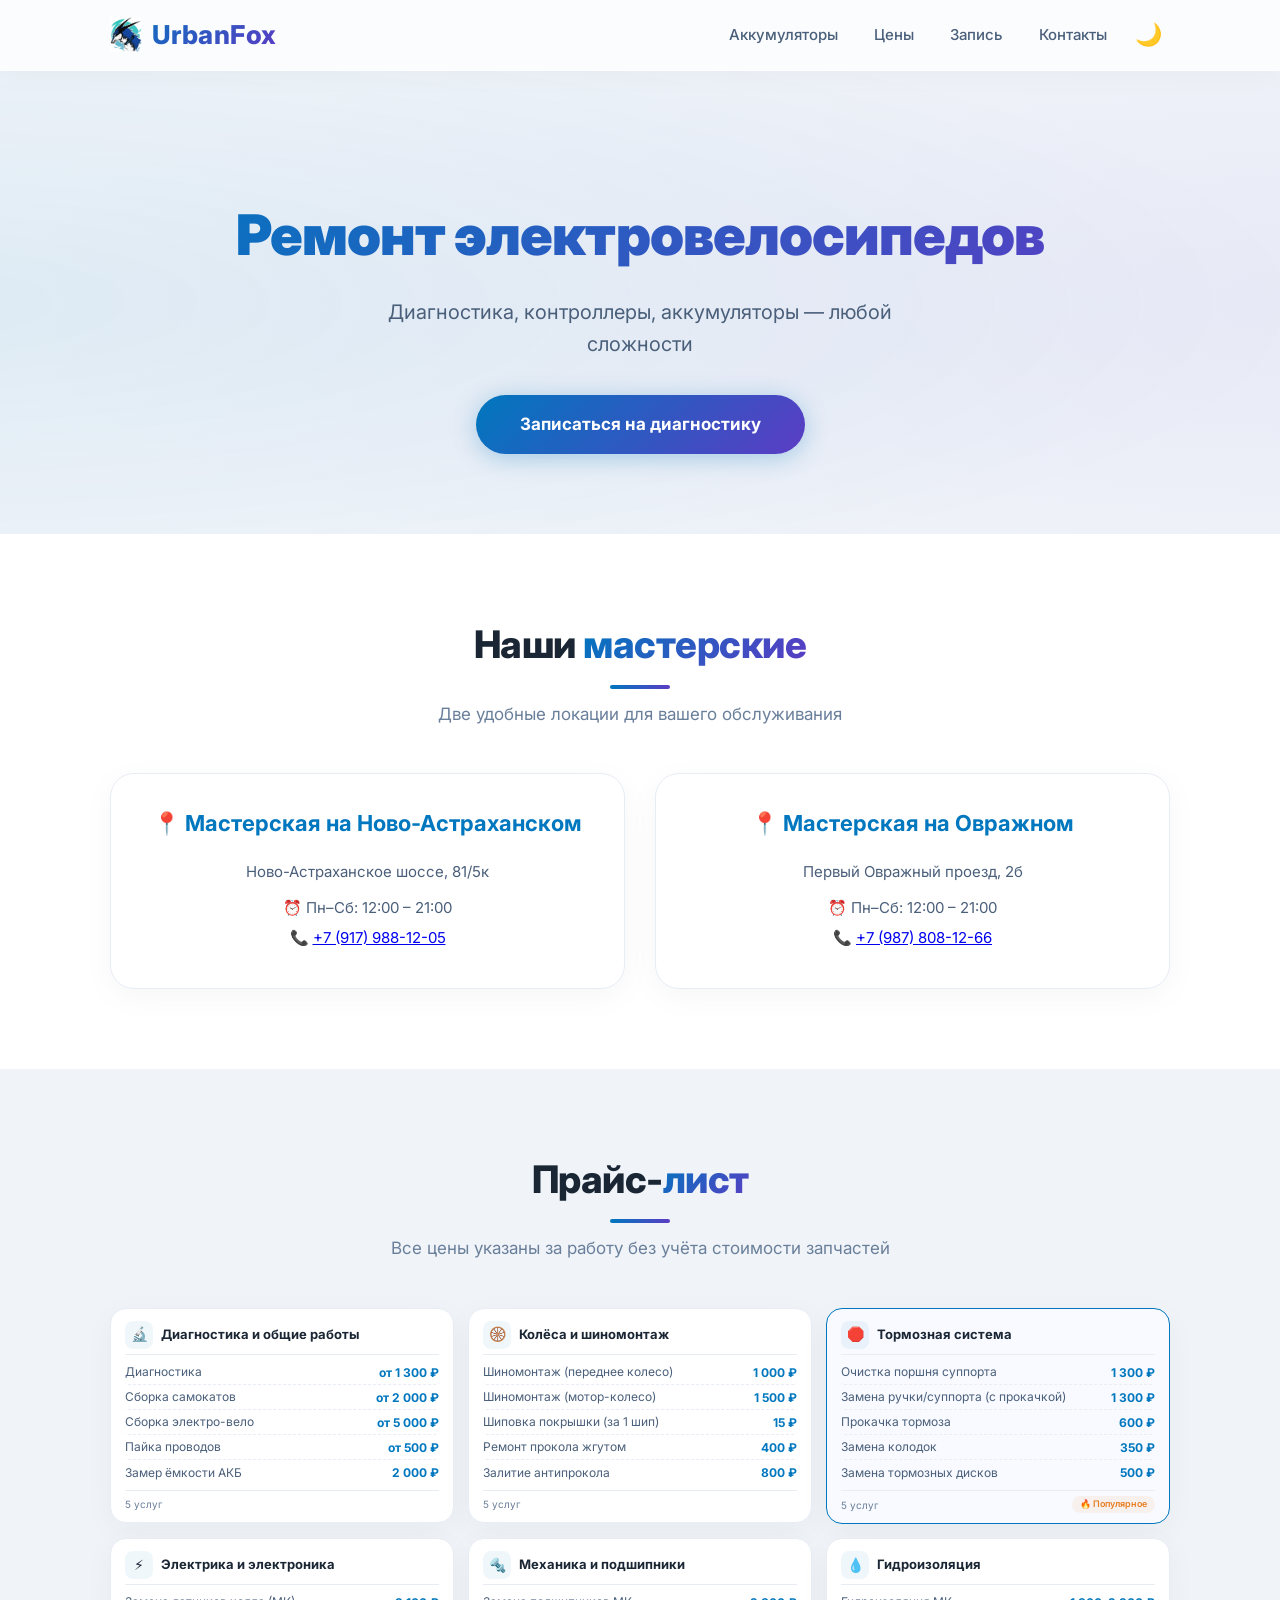
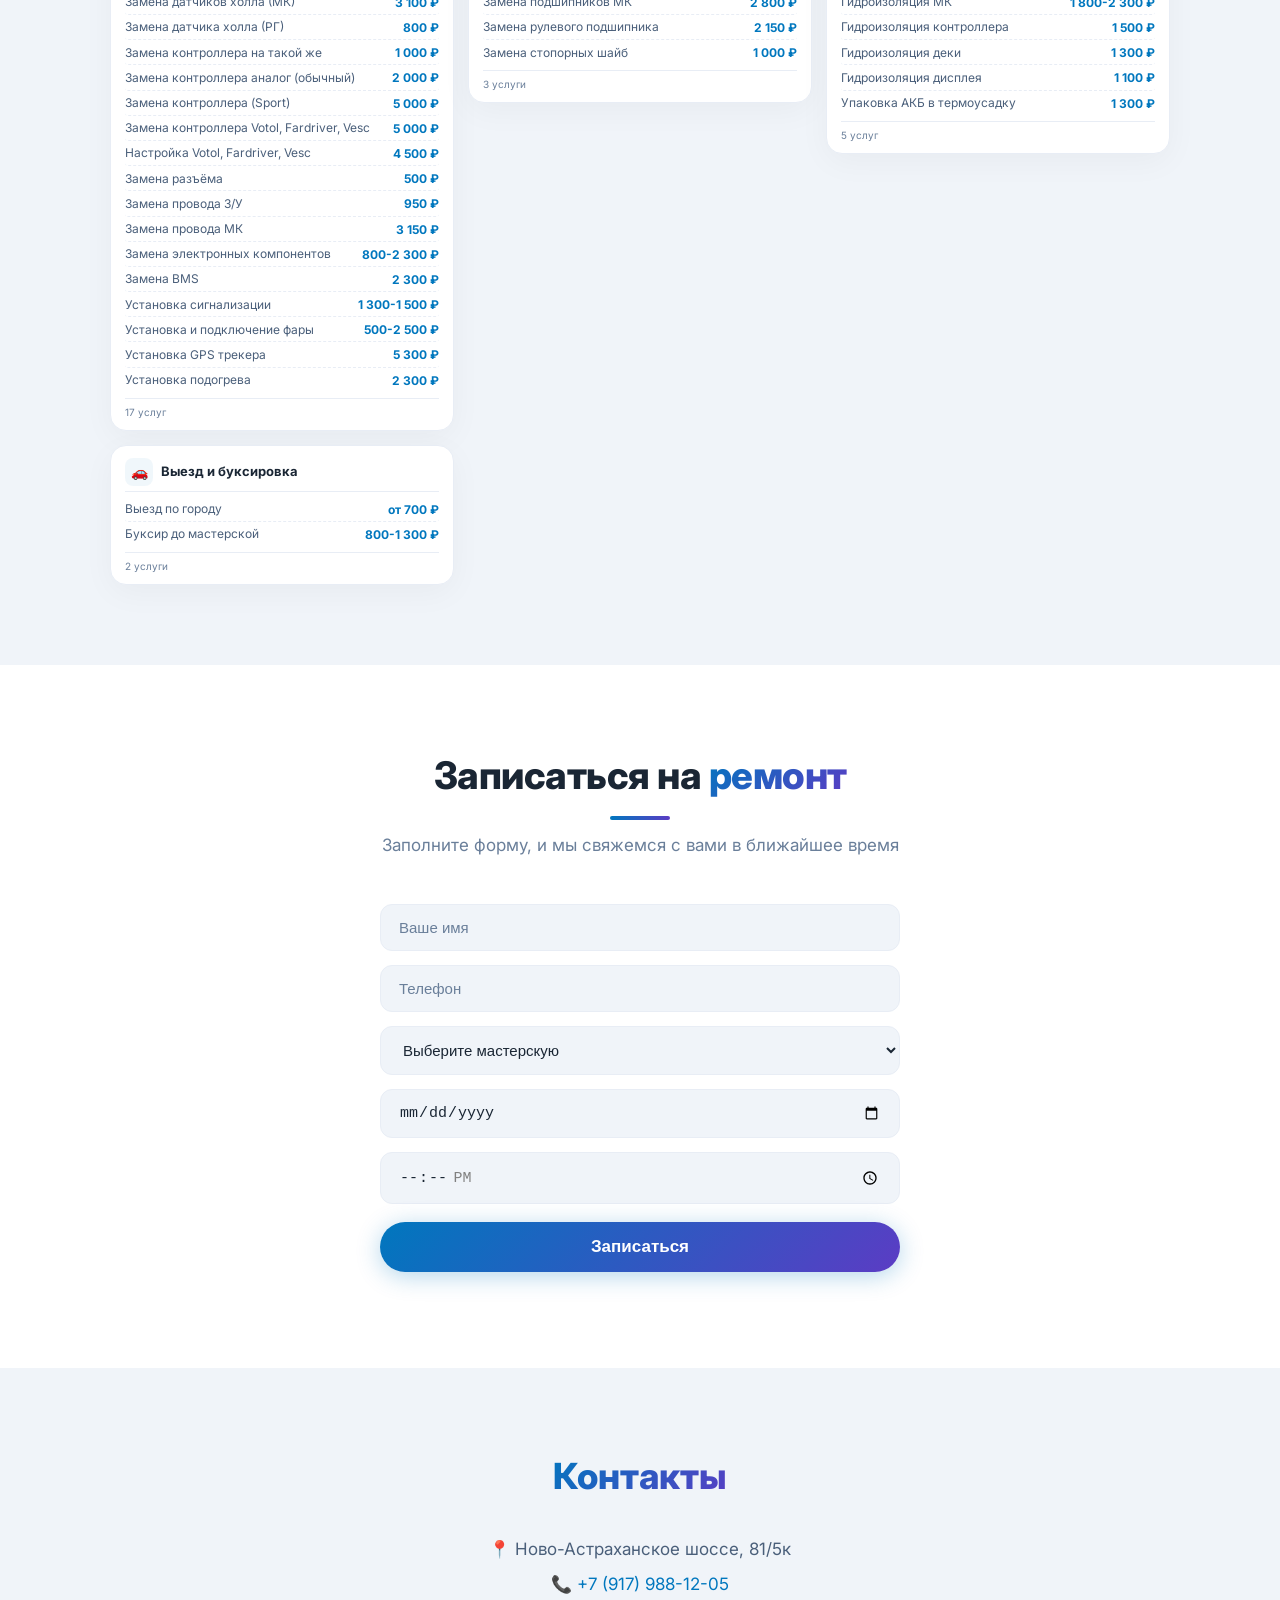
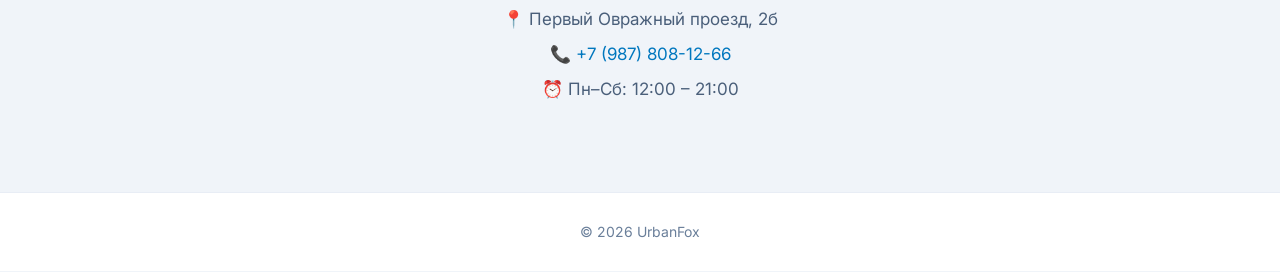
<file: index.html>
<!DOCTYPE html>
<html lang="ru">
<head>
    <meta charset="UTF-8" />
    <meta name="viewport" content="width=device-width, initial-scale=1.0" />
    <title>UrbanFox — Мастерская электровелосипедов</title>
    <link rel="icon" href="favicon.png" type="image/png" />
    <link rel="stylesheet" href="style.css" />
</head>
<body>

    <!-- ШАПКА -->
    <header>
        <div class="container">
            <a href="index.html" class="logo-link" id="mainLogo">
                <div class="logo">
                    <img src="logo.png" alt="UrbanFox" class="logo-img" />
                    UrbanFox
                </div>
            </a>
            <nav>
                <a href="batteries.html">Аккумуляторы</a>
                <a href="#prices">Цены</a>
                <a href="#booking">Запись</a>
                <a href="#contacts">Контакты</a>
            </nav>
        </div>
    </header>

    <!-- ГЛАВНЫЙ ЭКРАН -->
    <section class="hero">
        <div class="container">
            <h1>Ремонт электровелосипедов</h1>
            <p>Диагностика, контроллеры, аккумуляторы — любой сложности</p>
            <a href="#booking" class="btn">Записаться на диагностику</a>
        </div>
    </section>

    <!-- АДРЕСА МАСТЕРСКИХ -->
    <section id="addresses" class="addresses">
        <div class="container">
            <h2 class="section-title">Наши <span>мастерские</span></h2>
            <p class="section-subtitle">Две удобные локации для вашего обслуживания</p>
            <div class="address-grid">
                <div class="address-card">
                    <h3>📍 Мастерская на Ново-Астраханском</h3>
                    <a href="https://yandex.ru/maps/?text=Саратов, Ново-Астраханское шоссе, 81/5к" target="_blank" class="address-link">
                        <p>Ново-Астраханское шоссе, 81/5к</p>
                    </a>
                    <p>⏰ Пн–Сб: 12:00 – 21:00</p>
                    <p>📞 <a href="tel:+79179881205">+7 (917) 988-12-05</a></p>
                </div>
                <div class="address-card">
                    <h3>📍 Мастерская на Овражном</h3>
                    <a href="https://yandex.ru/maps/?text=Саратов, Первый Овражный проезд, 2б" target="_blank" class="address-link">
                        <p>Первый Овражный проезд, 2б</p>
                    </a>
                    <p>⏰ Пн–Сб: 12:00 – 21:00</p>
                    <p>📞 <a href="tel:+79878081266">+7 (987) 808-12-66</a></p>
                </div>
            </div>
        </div>
    </section>

    <!-- ПРАЙС-ЛИСТ -->
    <section id="prices" class="prices">
        <div class="container">
            <div class="price-header">
                <h2 class="section-title">Прайс-<span>лист</span></h2>
                <p class="section-subtitle">Все цены указаны за работу без учёта стоимости запчастей</p>
            </div>

            <div class="price-grid">
                <!-- 1. Диагностика -->
                <div class="price-card">
                    <div class="price-card-header">
                        <div class="price-icon-wrapper">
                            <span class="price-icon">🔬</span>
                        </div>
                        <h3>Диагностика и общие работы</h3>
                    </div>
                    <div class="price-items">
                        <div class="price-item">
                            <span class="service-name">Диагностика</span>
                            <span class="service-price">от 1 300 ₽</span>
                        </div>
                        <div class="price-item">
                            <span class="service-name">Сборка самокатов</span>
                            <span class="service-price">от 2 000 ₽</span>
                        </div>
                        <div class="price-item">
                            <span class="service-name">Сборка электро-вело</span>
                            <span class="service-price">от 5 000 ₽</span>
                        </div>
                        <div class="price-item">
                            <span class="service-name">Пайка проводов</span>
                            <span class="service-price">от 500 ₽</span>
                        </div>
                        <div class="price-item">
                            <span class="service-name">Замер ёмкости АКБ</span>
                            <span class="service-price">2 000 ₽</span>
                        </div>
                    </div>
                    <div class="price-card-footer">
                        <span class="price-tag">5 услуг</span>
                    </div>
                </div>

                <!-- 2. Колёса -->
                <div class="price-card">
                    <div class="price-card-header">
                        <div class="price-icon-wrapper">
                            <span class="price-icon">🛞</span>
                        </div>
                        <h3>Колёса и шиномонтаж</h3>
                    </div>
                    <div class="price-items">
                        <div class="price-item">
                            <span class="service-name">Шиномонтаж (переднее колесо)</span>
                            <span class="service-price">1 000 ₽</span>
                        </div>
                        <div class="price-item">
                            <span class="service-name">Шиномонтаж (мотор-колесо)</span>
                            <span class="service-price">1 500 ₽</span>
                        </div>
                        <div class="price-item">
                            <span class="service-name">Шиповка покрышки (за 1 шип)</span>
                            <span class="service-price">15 ₽</span>
                        </div>
                        <div class="price-item">
                            <span class="service-name">Ремонт прокола жгутом</span>
                            <span class="service-price">400 ₽</span>
                        </div>
                        <div class="price-item">
                            <span class="service-name">Залитие антипрокола</span>
                            <span class="service-price">800 ₽</span>
                        </div>
                    </div>
                    <div class="price-card-footer">
                        <span class="price-tag">5 услуг</span>
                    </div>
                </div>

                <!-- 3. Тормоза -->
                <div class="price-card highlight">
                    <div class="price-card-header">
                        <div class="price-icon-wrapper">
                            <span class="price-icon">🛑</span>
                        </div>
                        <h3>Тормозная система</h3>
                    </div>
                    <div class="price-items">
                        <div class="price-item">
                            <span class="service-name">Очистка поршня суппорта</span>
                            <span class="service-price">1 300 ₽</span>
                        </div>
                        <div class="price-item">
                            <span class="service-name">Замена ручки/суппорта (с прокачкой)</span>
                            <span class="service-price">1 300 ₽</span>
                        </div>
                        <div class="price-item">
                            <span class="service-name">Прокачка тормоза</span>
                            <span class="service-price">600 ₽</span>
                        </div>
                        <div class="price-item">
                            <span class="service-name">Замена колодок</span>
                            <span class="service-price">350 ₽</span>
                        </div>
                        <div class="price-item">
                            <span class="service-name">Замена тормозных дисков</span>
                            <span class="service-price">500 ₽</span>
                        </div>
                    </div>
                    <div class="price-card-footer">
                        <span class="price-tag">5 услуг</span>
                        <span class="price-badge-small">🔥 Популярное</span>
                    </div>
                </div>

                <!-- 4. Электрика -->
                <div class="price-card">
                    <div class="price-card-header">
                        <div class="price-icon-wrapper">
                            <span class="price-icon">⚡</span>
                        </div>
                        <h3>Электрика и электроника</h3>
                    </div>
                    <div class="price-items">
                        <div class="price-item">
                            <span class="service-name">Замена датчиков холла (МК)</span>
                            <span class="service-price">3 100 ₽</span>
                        </div>
                        <div class="price-item">
                            <span class="service-name">Замена датчика холла (РГ)</span>
                            <span class="service-price">800 ₽</span>
                        </div>
                        <div class="price-item">
                            <span class="service-name">Замена контроллера на такой же</span>
                            <span class="service-price">1 000 ₽</span>
                        </div>
                        <div class="price-item">
                            <span class="service-name">Замена контроллера аналог (обычный)</span>
                            <span class="service-price">2 000 ₽</span>
                        </div>
                        <div class="price-item">
                            <span class="service-name">Замена контроллера (Sport)</span>
                            <span class="service-price">5 000 ₽</span>
                        </div>
                        <div class="price-item">
                            <span class="service-name">Замена контроллера Votol, Fardriver, Vesc</span>
                            <span class="service-price">5 000 ₽</span>
                        </div>
                        <div class="price-item">
                            <span class="service-name">Настройка Votol, Fardriver, Vesc</span>
                            <span class="service-price">4 500 ₽</span>
                        </div>
                        <div class="price-item">
                            <span class="service-name">Замена разъёма</span>
                            <span class="service-price">500 ₽</span>
                        </div>
                        <div class="price-item">
                            <span class="service-name">Замена провода З/У</span>
                            <span class="service-price">950 ₽</span>
                        </div>
                        <div class="price-item">
                            <span class="service-name">Замена провода МК</span>
                            <span class="service-price">3 150 ₽</span>
                        </div>
                        <div class="price-item">
                            <span class="service-name">Замена электронных компонентов</span>
                            <span class="service-price">800-2 300 ₽</span>
                        </div>
                        <div class="price-item">
                            <span class="service-name">Замена BMS</span>
                            <span class="service-price">2 300 ₽</span>
                        </div>
                        <div class="price-item">
                            <span class="service-name">Установка сигнализации</span>
                            <span class="service-price">1 300-1 500 ₽</span>
                        </div>
                        <div class="price-item">
                            <span class="service-name">Установка и подключение фары</span>
                            <span class="service-price">500-2 500 ₽</span>
                        </div>
                        <div class="price-item">
                            <span class="service-name">Установка GPS трекера</span>
                            <span class="service-price">5 300 ₽</span>
                        </div>
                        <div class="price-item">
                            <span class="service-name">Установка подогрева</span>
                            <span class="service-price">2 300 ₽</span>
                        </div>
                    </div>
                    <div class="price-card-footer">
                        <span class="price-tag">17 услуг</span>
                    </div>
                </div>

                <!-- 5. Механика -->
                <div class="price-card">
                    <div class="price-card-header">
                        <div class="price-icon-wrapper">
                            <span class="price-icon">🔩</span>
                        </div>
                        <h3>Механика и подшипники</h3>
                    </div>
                    <div class="price-items">
                        <div class="price-item">
                            <span class="service-name">Замена подшипников МК</span>
                            <span class="service-price">2 800 ₽</span>
                        </div>
                        <div class="price-item">
                            <span class="service-name">Замена рулевого подшипника</span>
                            <span class="service-price">2 150 ₽</span>
                        </div>
                        <div class="price-item">
                            <span class="service-name">Замена стопорных шайб</span>
                            <span class="service-price">1 000 ₽</span>
                        </div>
                    </div>
                    <div class="price-card-footer">
                        <span class="price-tag">3 услуги</span>
                    </div>
                </div>

                <!-- 6. Гидроизоляция -->
                <div class="price-card">
                    <div class="price-card-header">
                        <div class="price-icon-wrapper">
                            <span class="price-icon">💧</span>
                        </div>
                        <h3>Гидроизоляция</h3>
                    </div>
                    <div class="price-items">
                        <div class="price-item">
                            <span class="service-name">Гидроизоляция МК</span>
                            <span class="service-price">1 800-2 300 ₽</span>
                        </div>
                        <div class="price-item">
                            <span class="service-name">Гидроизоляция контроллера</span>
                            <span class="service-price">1 500 ₽</span>
                        </div>
                        <div class="price-item">
                            <span class="service-name">Гидроизоляция деки</span>
                            <span class="service-price">1 300 ₽</span>
                        </div>
                        <div class="price-item">
                            <span class="service-name">Гидроизоляция дисплея</span>
                            <span class="service-price">1 100 ₽</span>
                        </div>
                        <div class="price-item">
                            <span class="service-name">Упаковка АКБ в термоусадку</span>
                            <span class="service-price">1 300 ₽</span>
                        </div>
                    </div>
                    <div class="price-card-footer">
                        <span class="price-tag">5 услуг</span>
                    </div>
                </div>

                <!-- 7. Выезд -->
                <div class="price-card">
                    <div class="price-card-header">
                        <div class="price-icon-wrapper">
                            <span class="price-icon">🚗</span>
                        </div>
                        <h3>Выезд и буксировка</h3>
                    </div>
                    <div class="price-items">
                        <div class="price-item">
                            <span class="service-name">Выезд по городу</span>
                            <span class="service-price">от 700 ₽</span>
                        </div>
                        <div class="price-item">
                            <span class="service-name">Буксир до мастерской</span>
                            <span class="service-price">800-1 300 ₽</span>
                        </div>
                    </div>
                    <div class="price-card-footer">
                        <span class="price-tag">2 услуги</span>
                    </div>
                </div>
            </div>
        </div>
    </section>

    <!-- ФОРМА ЗАПИСИ -->
    <section id="booking" class="booking">
        <div class="container">
            <h2 class="section-title">Записаться на <span>ремонт</span></h2>
            <p class="section-subtitle">Заполните форму, и мы свяжемся с вами в ближайшее время</p>
            
            <form id="bookingForm">
                <input type="text" id="clientName" placeholder="Ваше имя" required />
                <input type="tel" id="clientPhone" placeholder="Телефон" required />
                
                <select id="clientWorkshop" required>
                    <option value="">Выберите мастерскую</option>
                    <option value="Ново-Астраханское">Ново-Астраханское шоссе, 81/5к</option>
                    <option value="Овражный">Первый Овражный проезд, 2б</option>
                </select>
                
                <input type="date" id="clientDate" required />
                <input type="time" id="clientTime" required />
                
                <!-- Скрытые поля для параметров АКБ -->
                <input type="hidden" id="batteryVoltageHidden" value="" />
                <input type="hidden" id="batteryCapacityHidden" value="" />
                <input type="hidden" id="batteryTypeHidden" value="" />
                <input type="hidden" id="batteryBMSHidden" value="" />
                <input type="hidden" id="batteryPriceHidden" value="" />
                
                <button type="submit" class="btn">Записаться</button>
            </form>
            <div id="bookingMessage"></div>
        </div>
    </section>

    <!-- КОНТАКТЫ -->
    <section id="contacts" class="contacts">
        <div class="container">
            <h2>Контакты</h2>
            <p>📍 Ново-Астраханское шоссе, 81/5к</p>
            <p>📞 <a href="tel:+79179881205">+7 (917) 988-12-05</a></p>
            <p>📍 Первый Овражный проезд, 2б</p>
            <p>📞 <a href="tel:+79878081266">+7 (987) 808-12-66</a></p>
            <p>⏰ Пн–Сб: 12:00 – 21:00</p>
        </div>
    </section>

    <footer>
        <div class="container">
            <p>© 2026 UrbanFox</p>
        </div>
    </footer>

    <script src="script.js"></script>
</body>
</html>
</file>
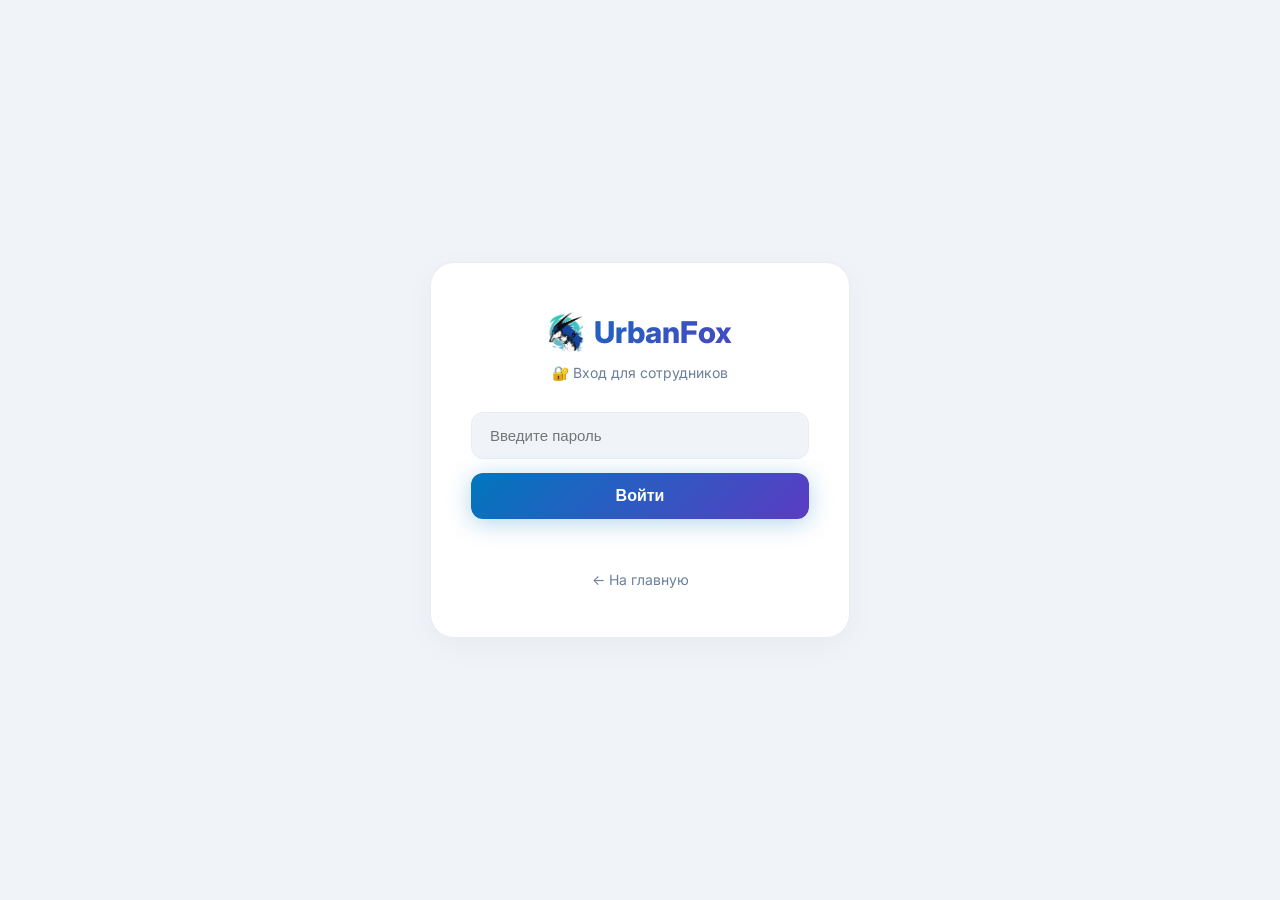
<file: admin.html>
<!DOCTYPE html>
<html lang="ru">
<head>
    <meta charset="UTF-8" />
    <meta name="viewport" content="width=device-width, initial-scale=1.0" />
    <title>Панель сотрудника — UrbanFox</title>
    <link rel="icon" href="favicon.png" type="image/png" />
    <link rel="stylesheet" href="style.css" />
    <style>
        /* ============================================================
           ПЕРЕМЕННЫЕ
           ============================================================ */
        :root {
            --bg-primary: #f0f4f9;
            --bg-secondary: #ffffff;
            --bg-card: #ffffff;
            --text-primary: #1a2634;
            --text-secondary: #4a5f7a;
            --text-muted: #6a7f9a;
            --border-color: #e8edf5;
            --shadow: 0 8px 32px rgba(0, 0, 0, 0.04);
            --shadow-hover: 0 16px 48px rgba(0, 119, 190, 0.08);
            --gradient: linear-gradient(135deg, #0077be, #5b3cc4);
        }

        [data-theme="dark"] {
            --bg-primary: #0a0e17;
            --bg-secondary: #111820;
            --bg-card: #1a2430;
            --text-primary: #e8edf5;
            --text-secondary: #a0b4cc;
            --text-muted: #6a7f9a;
            --border-color: #2a3a5c;
            --shadow: 0 8px 32px rgba(0, 0, 0, 0.3);
            --shadow-hover: 0 16px 48px rgba(0, 119, 190, 0.15);
        }

        /* ============================================================
           ОБЩИЕ СТИЛИ
           ============================================================ */
        * {
            margin: 0;
            padding: 0;
            box-sizing: border-box;
        }

        body {
            font-family: 'Inter', system-ui, -apple-system, sans-serif;
            background: var(--bg-primary);
            color: var(--text-primary);
            transition: background 0.4s ease, color 0.4s ease;
            min-height: 100vh;
        }

        /* ============================================================
           СТРАНИЦА ВХОДА
           ============================================================ */
        .login-page {
            min-height: 100vh;
            display: flex;
            align-items: center;
            justify-content: center;
            background: var(--bg-primary);
            padding: 20px;
            transition: background 0.4s ease;
        }

        .login-box {
            background: var(--bg-card);
            padding: 45px 40px;
            border-radius: 24px;
            box-shadow: var(--shadow);
            max-width: 420px;
            width: 100%;
            text-align: center;
            border: 1px solid var(--border-color);
            transition: all 0.4s ease;
        }

        .login-box .logo-text {
            font-size: 30px;
            font-weight: 800;
            background: linear-gradient(135deg, #0077be, #5b3cc4);
            -webkit-background-clip: text;
            -webkit-text-fill-color: transparent;
            display: flex;
            align-items: center;
            justify-content: center;
            gap: 10px;
        }

        .login-box .logo-text img {
            height: 40px;
            width: auto;
        }

        .login-box .subtitle {
            color: var(--text-muted);
            font-size: 14px;
            margin: 6px 0 28px;
        }

        .login-box input {
            width: 100%;
            padding: 14px 18px;
            border-radius: 12px;
            border: 1.5px solid var(--border-color);
            background: var(--bg-primary);
            color: var(--text-primary);
            font-size: 15px;
            outline: none;
            transition: all 0.3s;
            margin-bottom: 14px;
        }

        .login-box input:focus {
            border-color: #0077be;
            box-shadow: 0 0 0 4px rgba(0, 119, 190, 0.06);
        }

        .login-box .btn {
            width: 100%;
            padding: 14px;
            background: linear-gradient(135deg, #0077be, #5b3cc4);
            color: #fff;
            border: none;
            border-radius: 12px;
            font-size: 16px;
            font-weight: 700;
            cursor: pointer;
            transition: all 0.3s;
        }

        .login-box .btn:hover {
            transform: translateY(-2px);
            box-shadow: 0 8px 30px rgba(0, 119, 190, 0.3);
        }

        .login-box .error-msg {
            color: #dc3545;
            font-size: 14px;
            min-height: 28px;
            margin-top: 8px;
        }

        .login-box .back-link {
            display: inline-block;
            margin-top: 14px;
            color: var(--text-muted);
            text-decoration: none;
            font-size: 14px;
            transition: color 0.3s;
        }

        .login-box .back-link:hover {
            color: #0077be;
        }

        /* ============================================================
           ПАНЕЛЬ УПРАВЛЕНИЯ
           ============================================================ */
        .admin-panel {
            display: none;
            max-width: 1200px;
            margin: 0 auto;
            padding: 20px;
        }

        .admin-panel.active {
            display: block;
        }

        /* ===== ШАПКА ===== */
        .admin-header {
            display: flex;
            justify-content: space-between;
            align-items: center;
            flex-wrap: wrap;
            gap: 15px;
            padding: 20px 0 16px;
            border-bottom: 1px solid var(--border-color);
            margin-bottom: 25px;
        }

        .admin-header .logo-text {
            font-size: 26px;
            font-weight: 800;
            background: linear-gradient(135deg, #0077be, #5b3cc4);
            -webkit-background-clip: text;
            -webkit-text-fill-color: transparent;
            display: flex;
            align-items: center;
            gap: 10px;
        }

        .admin-header .logo-text img {
            height: 35px;
            width: auto;
        }

        .admin-header .header-actions {
            display: flex;
            align-items: center;
            gap: 12px;
            flex-wrap: wrap;
        }

        .admin-header .header-actions .btn-icon {
            background: none;
            border: 1px solid var(--border-color);
            border-radius: 10px;
            padding: 8px 12px;
            cursor: pointer;
            font-size: 16px;
            color: var(--text-secondary);
            transition: all 0.3s;
            background: var(--bg-card);
        }

        .admin-header .header-actions .btn-icon:hover {
            border-color: #0077be;
            color: #0077be;
        }

        .admin-header .logout-btn {
            background: #dc3545;
            color: #fff;
            border: none;
            padding: 8px 20px;
            border-radius: 10px;
            cursor: pointer;
            font-size: 14px;
            font-weight: 600;
            transition: all 0.3s;
        }

        .admin-header .logout-btn:hover {
            background: #c82333;
            transform: scale(1.02);
        }

        /* ===== СТАТИСТИКА ===== */
        .stats-grid {
            display: grid;
            grid-template-columns: repeat(auto-fit, minmax(180px, 1fr));
            gap: 16px;
            margin-bottom: 30px;
        }

        .stat-card {
            background: var(--bg-card);
            border-radius: 16px;
            padding: 20px 24px;
            border: 1px solid var(--border-color);
            text-align: center;
            transition: all 0.3s;
            box-shadow: var(--shadow);
        }

        .stat-card:hover {
            transform: translateY(-4px);
            border-color: #0077be;
            box-shadow: var(--shadow-hover);
        }

        .stat-card .stat-number {
            font-size: 34px;
            font-weight: 800;
            color: #0077be;
            line-height: 1.2;
        }

        .stat-card .stat-label {
            font-size: 13px;
            color: var(--text-muted);
            margin-top: 4px;
        }

        .stat-card .stat-icon {
            font-size: 28px;
            margin-bottom: 6px;
            display: block;
        }

        /* ===== ТАБЛИЦА ===== */
        .table-toolbar {
            display: flex;
            justify-content: space-between;
            align-items: center;
            flex-wrap: wrap;
            gap: 12px;
            margin-bottom: 16px;
        }

        .table-toolbar .search-box {
            display: flex;
            align-items: center;
            gap: 10px;
            flex: 1;
            max-width: 400px;
        }

        .table-toolbar .search-box input {
            flex: 1;
            padding: 10px 16px;
            border-radius: 10px;
            border: 1.5px solid var(--border-color);
            background: var(--bg-card);
            color: var(--text-primary);
            font-size: 14px;
            outline: none;
            transition: all 0.3s;
        }

        .table-toolbar .search-box input:focus {
            border-color: #0077be;
            box-shadow: 0 0 0 4px rgba(0, 119, 190, 0.06);
        }

        .table-toolbar .search-box input::placeholder {
            color: var(--text-muted);
        }

        .table-toolbar .filter-group {
            display: flex;
            gap: 8px;
            flex-wrap: wrap;
        }

        .table-toolbar .filter-group select,
        .table-toolbar .filter-group input[type="date"] {
            padding: 10px 14px;
            border-radius: 10px;
            border: 1.5px solid var(--border-color);
            background: var(--bg-card);
            color: var(--text-primary);
            font-size: 13px;
            outline: none;
            transition: all 0.3s;
        }

        .table-toolbar .filter-group select:focus,
        .table-toolbar .filter-group input[type="date"]:focus {
            border-color: #0077be;
        }

        .table-wrap {
            overflow-x: auto;
            background: var(--bg-card);
            border-radius: 16px;
            border: 1px solid var(--border-color);
            box-shadow: var(--shadow);
        }

        .table-wrap table {
            width: 100%;
            border-collapse: collapse;
            font-size: 14px;
            min-width: 750px;
        }

        .table-wrap table th {
            background: linear-gradient(135deg, #0077be, #5b3cc4);
            color: #fff;
            padding: 14px 16px;
            text-align: left;
            font-weight: 700;
            font-size: 13px;
            white-space: nowrap;
        }

        .table-wrap table td {
            padding: 12px 16px;
            border-bottom: 1px solid var(--border-color);
            color: var(--text-secondary);
            font-size: 13px;
            vertical-align: middle;
        }

        .table-wrap table tr:hover td {
            background: rgba(0, 119, 190, 0.02);
        }

        .table-wrap table tr:last-child td {
            border-bottom: none;
        }

        .no-bookings {
            text-align: center;
            color: var(--text-muted);
            padding: 40px;
            font-size: 15px;
        }

        /* ===== СТАТУСЫ ===== */
        .status-select {
            padding: 4px 10px;
            border-radius: 20px;
            border: 1.5px solid var(--border-color);
            background: var(--bg-card);
            font-size: 12px;
            font-weight: 600;
            cursor: pointer;
            outline: none;
            transition: all 0.3s;
            min-width: 110px;
            color: var(--text-primary);
        }

        .status-select:focus {
            border-color: #0077be;
        }

        .status-select option {
            padding: 4px 8px;
        }

        /* ===== КНОПКИ В ТАБЛИЦЕ ===== */
        .delete-btn {
            background: rgba(220, 53, 69, 0.08);
            color: #dc3545;
            border: 1px solid rgba(220, 53, 69, 0.15);
            padding: 4px 14px;
            border-radius: 6px;
            cursor: pointer;
            font-size: 12px;
            transition: all 0.3s;
        }

        .delete-btn:hover {
            background: #dc3545;
            color: #fff;
        }

        /* ===== ПАРАМЕТРЫ АКБ ===== */
        .battery-info {
            font-size: 12px;
            line-height: 1.4;
        }

        .battery-info strong {
            color: var(--text-primary);
        }

        .battery-info .battery-price {
            color: #0077be;
            font-weight: 700;
        }

        .battery-info .battery-meta {
            color: var(--text-muted);
        }

        /* ===== ПОДВАЛ ===== */
        .admin-footer {
            text-align: center;
            color: var(--text-muted);
            font-size: 13px;
            padding: 20px 0 10px;
            border-top: 1px solid var(--border-color);
            margin-top: 25px;
        }

        /* ===== TOAST ===== */
        .toast-notification {
            position: fixed;
            bottom: 30px;
            right: 30px;
            background: #0077be;
            color: #fff;
            padding: 12px 24px;
            border-radius: 12px;
            font-size: 14px;
            font-weight: 600;
            box-shadow: 0 4px 20px rgba(0, 119, 190, 0.3);
            z-index: 9999;
            opacity: 0;
            transform: translateY(20px);
            transition: all 0.4s ease;
        }

        .toast-notification.show {
            opacity: 1;
            transform: translateY(0);
        }

        /* ============================================================
           АДАПТИВ
           ============================================================ */
        @media (max-width: 700px) {
            .login-box {
                padding: 30px 20px;
            }

            .admin-header {
                flex-direction: column;
                text-align: center;
            }

            .admin-header .header-actions {
                justify-content: center;
            }

            .stats-grid {
                grid-template-columns: repeat(2, 1fr);
            }

            .stat-card .stat-number {
                font-size: 26px;
            }

            .table-toolbar {
                flex-direction: column;
                align-items: stretch;
            }

            .table-toolbar .search-box {
                max-width: 100%;
            }

            .table-toolbar .filter-group {
                justify-content: stretch;
            }

            .table-toolbar .filter-group select,
            .table-toolbar .filter-group input[type="date"] {
                flex: 1;
            }

            .table-wrap table {
                font-size: 12px;
                min-width: 600px;
            }

            .table-wrap table th,
            .table-wrap table td {
                padding: 8px 10px;
            }

            .status-select {
                font-size: 11px;
                min-width: 90px;
                padding: 2px 6px;
            }
        }

        @media (max-width: 450px) {
            .stats-grid {
                grid-template-columns: 1fr;
            }
        }
    </style>
</head>
<body>

    <!-- ===== СТРАНИЦА ВХОДА ===== -->
    <div class="login-page" id="loginPage">
        <div class="login-box" id="loginBox">
            <div class="logo-text">
                <img src="logo.png" alt="UrbanFox" />
                UrbanFox
            </div>
            <p class="subtitle">🔐 Вход для сотрудников</p>

            <input type="password" id="adminPassword" placeholder="Введите пароль" />
            <button class="btn" id="adminLoginBtn">Войти</button>
            <div class="error-msg" id="adminError"></div>
            <a href="index.html" class="back-link">← На главную</a>
        </div>
    </div>

    <!-- ===== ПАНЕЛЬ УПРАВЛЕНИЯ ===== -->
    <div class="admin-panel" id="adminPanel">

        <!-- Шапка -->
        <div class="admin-header">
            <div class="logo-text">
                <img src="logo.png" alt="UrbanFox" />
                UrbanFox
            </div>
            <div class="header-actions">
                <button class="btn-icon" id="refreshBtn" title="Обновить данные">🔄</button>
                <button class="btn-icon" id="exportBtn" title="Экспорт в Excel">📥</button>
                <button class="btn-icon" id="themeToggle" title="Сменить тему">🌙</button>
                <button class="logout-btn" id="adminLogoutBtn">🚪 Выйти</button>
            </div>
        </div>

        <!-- Статистика -->
        <div class="stats-grid" id="statsGrid">
            <div class="stat-card">
                <span class="stat-icon">📋</span>
                <div class="stat-number" id="statTotal">0</div>
                <div class="stat-label">Всего записей</div>
            </div>
            <div class="stat-card">
                <span class="stat-icon">📅</span>
                <div class="stat-number" id="statToday">0</div>
                <div class="stat-label">За сегодня</div>
            </div>
            <div class="stat-card">
                <span class="stat-icon">📊</span>
                <div class="stat-number" id="statWeek">0</div>
                <div class="stat-label">За 7 дней</div>
            </div>
            <div class="stat-card">
                <span class="stat-icon">📈</span>
                <div class="stat-number" id="statMonth">0</div>
                <div class="stat-label">За 30 дней</div>
            </div>
        </div>

        <!-- Таблица -->
        <div class="table-toolbar">
            <div class="search-box">
                <input type="text" id="searchInput" placeholder="🔍 Поиск по имени или телефону..." />
            </div>
            <div class="filter-group">
                <select id="filterWorkshop">
                    <option value="">Все мастерские</option>
                    <option value="Ново-Астраханское">Ново-Астраханское</option>
                    <option value="Овражный">Овражный</option>
                </select>
                <input type="date" id="filterDate" />
                <button class="btn-icon" id="clearFilterBtn" title="Сбросить фильтры">✕</button>
            </div>
        </div>

        <div class="table-wrap">
            <table>
                <thead>
                    <tr>
                        <th>Клиент</th>
                        <th>Телефон</th>
                        <th>Мастерская</th>
                        <th>Дата</th>
                        <th>Время</th>
                        <th>🔋 АКБ</th>
                        <th>Статус</th>
                        <th>Действие</th>
                    </tr>
                </thead>
                <tbody id="bookingsList">
                    <tr><td colspan="8" class="no-bookings">📭 Загрузка...</td></tr>
                </tbody>
            </table>
        </div>

        <div class="admin-footer">
            💾 Данные хранятся в облачной базе Supabase &bull; Обновлено: <span id="lastUpdate">—</span>
        </div>
    </div>

    <script>
        // ================================================================
        //  ПОДКЛЮЧЕНИЕ К SUPABASE
        // ================================================================
        const SUPABASE_URL = 'https://egomebwghpjudrbnfpbe.supabase.co';
        const SUPABASE_KEY = 'eyJhbGciOiJIUzI1NiIsInR5cCI6IkpXVCJ9.eyJpc3MiOiJzdXBhYmFzZSIsInJlZiI6ImVnb21lYndnaHBqdWRyYm5mcGJlIiwicm9sZSI6ImFub24iLCJpYXQiOjE3ODI4MjEzMjYsImV4cCI6MjA5ODM5NzMyNn0.mPWK_8C8A5JZQzt48Oh0hMkxW5JeZYHiiHZRSbm3uNg';

        const ADMIN_PASSWORD = 'admin123';

        // ================================================================
        //  ПЕРЕМЕННЫЕ
        // ================================================================
        let allBookings = [];
        let filteredBookings = [];

        // ================================================================
        //  ЗАГРУЗКА ЗАПИСЕЙ
        // ================================================================
        async function loadBookings() {
            try {
                const response = await fetch(`${SUPABASE_URL}/rest/v1/bookings?select=*`, {
                    headers: {
                        'apikey': SUPABASE_KEY,
                        'Authorization': `Bearer ${SUPABASE_KEY}`
                    }
                });
                if (!response.ok) throw new Error('Ошибка загрузки');
                const data = await response.json();
                allBookings = data;
                filteredBookings = [...allBookings];
                renderStats();
                renderTable();
                updateLastUpdate();
                return data;
            } catch (error) {
                console.error('❌ Ошибка загрузки:', error);
                document.getElementById('bookingsList').innerHTML =
                    `<tr><td colspan="8" class="no-bookings">❌ Ошибка загрузки данных</td></tr>`;
                return [];
            }
        }

        // ================================================================
        //  СТАТИСТИКА
        // ================================================================
        function renderStats() {
            const today = new Date().toISOString().split('T')[0];
            const weekAgo = new Date();
            weekAgo.setDate(weekAgo.getDate() - 7);
            const monthAgo = new Date();
            monthAgo.setDate(monthAgo.getDate() - 30);

            const total = allBookings.length;
            const todayCount = allBookings.filter(b => b.date === today).length;
            const weekCount = allBookings.filter(b => b.date >= weekAgo.toISOString().split('T')[0]).length;
            const monthCount = allBookings.filter(b => b.date >= monthAgo.toISOString().split('T')[0]).length;

            document.getElementById('statTotal').textContent = total;
            document.getElementById('statToday').textContent = todayCount;
            document.getElementById('statWeek').textContent = weekCount;
            document.getElementById('statMonth').textContent = monthCount;
        }

        // ================================================================
        //  ОБНОВЛЕНИЕ ВРЕМЕНИ
        // ================================================================
        function updateLastUpdate() {
            const now = new Date();
            document.getElementById('lastUpdate').textContent =
                now.toLocaleTimeString('ru-RU', { hour: '2-digit', minute: '2-digit', second: '2-digit' });
        }

        // ================================================================
        //  ТАБЛИЦА
        // ================================================================
        function renderTable() {
            const tbody = document.getElementById('bookingsList');

            if (filteredBookings.length === 0) {
                tbody.innerHTML = `<tr><td colspan="8" class="no-bookings">📭 Нет записей</td></tr>`;
                return;
            }

            const sorted = [...filteredBookings].sort((a, b) => {
                return new Date(a.date + 'T' + a.time) - new Date(b.date + 'T' + b.time);
            });

            const statusOptions = [
                { value: 'new', label: '🆕 Новая' },
                { value: 'work', label: '🔧 В работе' },
                { value: 'done', label: '✅ Готово' }
            ];

            tbody.innerHTML = sorted.map(b => {
                let batteryHtml = '—';
                if (b.batteryvoltage || b.batterycapacity) {
                    batteryHtml = `
                        <div class="battery-info">
                            <strong>${b.batteryvoltage || '—'}</strong> / 
                            <strong>${b.batterycapacity || '—'}</strong><br>
                            <span class="battery-meta">${b.batterytype || '—'}</span><br>
                            <span class="battery-price">${b.batteryprice || '—'}</span>
                        </div>
                    `;
                }

                return `
                    <tr>
                        <td><strong>${b.name}</strong></td>
                        <td>${b.phone}</td>
                        <td>${b.workshop}</td>
                        <td>${b.date}</td>
                        <td>${b.time}</td>
                        <td>${batteryHtml}</td>
                        <td>
                            <select class="status-select" data-id="${b.id}">
                                ${statusOptions.map(s => `
                                    <option value="${s.value}" ${b.status === s.value ? 'selected' : ''}>
                                        ${s.label}
                                    </option>
                                `).join('')}
                            </select>
                        </td>
                        <td><button class="delete-btn" data-id="${b.id}">✕</button></td>
                    </tr>
                `;
            }).join('');

            // ===== Обработчики =====
            document.querySelectorAll('.status-select').forEach(select => {
                select.addEventListener('change', async function() {
                    const id = Number(this.dataset.id);
                    const newStatus = this.value;
                    await updateStatus(id, newStatus);
                    await loadBookings();
                    showToast('Статус обновлён');
                });
            });

            document.querySelectorAll('.delete-btn').forEach(btn => {
                btn.addEventListener('click', async function() {
                    if (confirm('Удалить запись?')) {
                        const id = Number(this.dataset.id);
                        await deleteBooking(id);
                        await loadBookings();
                        showToast('Запись удалена');
                    }
                });
            });
        }

        // ================================================================
        //  ОБНОВЛЕНИЕ СТАТУСА
        // ================================================================
        async function updateStatus(id, newStatus) {
            try {
                const response = await fetch(`${SUPABASE_URL}/rest/v1/bookings?id=eq.${id}`, {
                    method: 'PATCH',
                    headers: {
                        'apikey': SUPABASE_KEY,
                        'Authorization': `Bearer ${SUPABASE_KEY}`,
                        'Content-Type': 'application/json'
                    },
                    body: JSON.stringify({ status: newStatus })
                });
                if (!response.ok) throw new Error('Ошибка обновления');
                return true;
            } catch (error) {
                console.error('Ошибка обновления статуса:', error);
                return false;
            }
        }

        // ================================================================
        //  УДАЛЕНИЕ ЗАПИСИ
        // ================================================================
        async function deleteBooking(id) {
            try {
                const response = await fetch(`${SUPABASE_URL}/rest/v1/bookings?id=eq.${id}`, {
                    method: 'DELETE',
                    headers: {
                        'apikey': SUPABASE_KEY,
                        'Authorization': `Bearer ${SUPABASE_KEY}`
                    }
                });
                if (!response.ok) throw new Error('Ошибка удаления');
                return true;
            } catch (error) {
                console.error('Ошибка удаления записи:', error);
                return false;
            }
        }

        // ================================================================
        //  ФИЛЬТРАЦИЯ
        // ================================================================
        function applyFilters() {
            const search = document.getElementById('searchInput').value.toLowerCase().trim();
            const workshop = document.getElementById('filterWorkshop').value;
            const date = document.getElementById('filterDate').value;

            filteredBookings = allBookings.filter(b => {
                let match = true;

                if (search) {
                    const nameMatch = b.name.toLowerCase().includes(search);
                    const phoneMatch = b.phone.includes(search);
                    if (!nameMatch && !phoneMatch) match = false;
                }

                if (workshop && b.workshop !== workshop) match = false;
                if (date && b.date !== date) match = false;

                return match;
            });

            renderTable();
        }

        // ================================================================
        //  ЭКСПОРТ В CSV
        // ================================================================
        function exportToCSV() {
            if (allBookings.length === 0) {
                showToast('Нет данных для экспорта');
                return;
            }

            const headers = ['Клиент', 'Телефон', 'Мастерская', 'Дата', 'Время', 'АКБ', 'Цена', 'Статус'];
            const rows = allBookings.map(b => [
                b.name,
                b.phone,
                b.workshop,
                b.date,
                b.time,
                b.batteryvoltage + ' / ' + b.batterycapacity + ' ' + b.batterytype || '—',
                b.batteryprice || '—',
                b.status === 'new' ? 'Новая' : b.status === 'work' ? 'В работе' : 'Готово'
            ]);

            const csvContent = [
                headers.join(';'),
                ...rows.map(row => row.join(';'))
            ].join('\n');

            const blob = new Blob([csvContent], { type: 'text/csv;charset=utf-8;' });
            const link = document.createElement('a');
            link.href = URL.createObjectURL(blob);
            link.download = `Записи_${new Date().toISOString().split('T')[0]}.csv`;
            link.click();
            showToast('✅ CSV скачан');
        }

        // ================================================================
        //  TOAST-УВЕДОМЛЕНИЕ
        // ================================================================
        function showToast(message) {
            const existing = document.querySelector('.toast-notification');
            if (existing) existing.remove();

            const toast = document.createElement('div');
            toast.className = 'toast-notification';
            toast.textContent = '✅ ' + message;
            document.body.appendChild(toast);

            setTimeout(() => toast.classList.add('show'), 10);
            setTimeout(() => {
                toast.classList.remove('show');
                setTimeout(() => toast.remove(), 400);
            }, 2500);
        }

        // ================================================================
        //  ТЁМНАЯ ТЕМА
        // ================================================================
        function toggleTheme() {
            const current = document.documentElement.getAttribute('data-theme');
            const next = current === 'dark' ? 'light' : 'dark';
            document.documentElement.setAttribute('data-theme', next);
            localStorage.setItem('adminTheme', next);
            document.getElementById('themeToggle').textContent = next === 'dark' ? '☀️' : '🌙';
        }

        // ================================================================
        //  АВТОРИЗАЦИЯ
        // ================================================================
        document.getElementById('adminLoginBtn').addEventListener('click', function() {
            const password = document.getElementById('adminPassword').value;
            const errorEl = document.getElementById('adminError');

            if (password === ADMIN_PASSWORD) {
                document.getElementById('loginPage').style.display = 'none';
                document.getElementById('adminPanel').classList.add('active');
                loadBookings();
                errorEl.textContent = '';
            } else {
                errorEl.textContent = '❌ Неверный пароль! Попробуйте снова.';
            }
        });

        document.getElementById('adminPassword').addEventListener('keydown', function(e) {
            if (e.key === 'Enter') document.getElementById('adminLoginBtn').click();
        });

        document.getElementById('adminLogoutBtn').addEventListener('click', function() {
            document.getElementById('loginPage').style.display = 'flex';
            document.getElementById('adminPanel').classList.remove('active');
            document.getElementById('adminPassword').value = '';
            document.getElementById('adminError').textContent = '';
        });

        // ================================================================
        //  СОБЫТИЯ
        // ================================================================
        document.getElementById('refreshBtn').addEventListener('click', function() {
            loadBookings();
            showToast('Данные обновлены');
        });

        document.getElementById('exportBtn').addEventListener('click', exportToCSV);

        document.getElementById('themeToggle').addEventListener('click', toggleTheme);

        document.getElementById('searchInput').addEventListener('input', applyFilters);
        document.getElementById('filterWorkshop').addEventListener('change', applyFilters);
        document.getElementById('filterDate').addEventListener('change', applyFilters);
        document.getElementById('clearFilterBtn').addEventListener('click', function() {
            document.getElementById('searchInput').value = '';
            document.getElementById('filterWorkshop').value = '';
            document.getElementById('filterDate').value = '';
            applyFilters();
            showToast('Фильтры сброшены');
        });

        // ================================================================
        //  ВОССТАНОВЛЕНИЕ ТЕМЫ
        // ================================================================
        document.addEventListener('DOMContentLoaded', function() {
            const savedTheme = localStorage.getItem('adminTheme');
            if (savedTheme) {
                document.documentElement.setAttribute('data-theme', savedTheme);
                document.getElementById('themeToggle').textContent = savedTheme === 'dark' ? '☀️' : '🌙';
            }
        });
    </script>

</body>
</html>
</file>
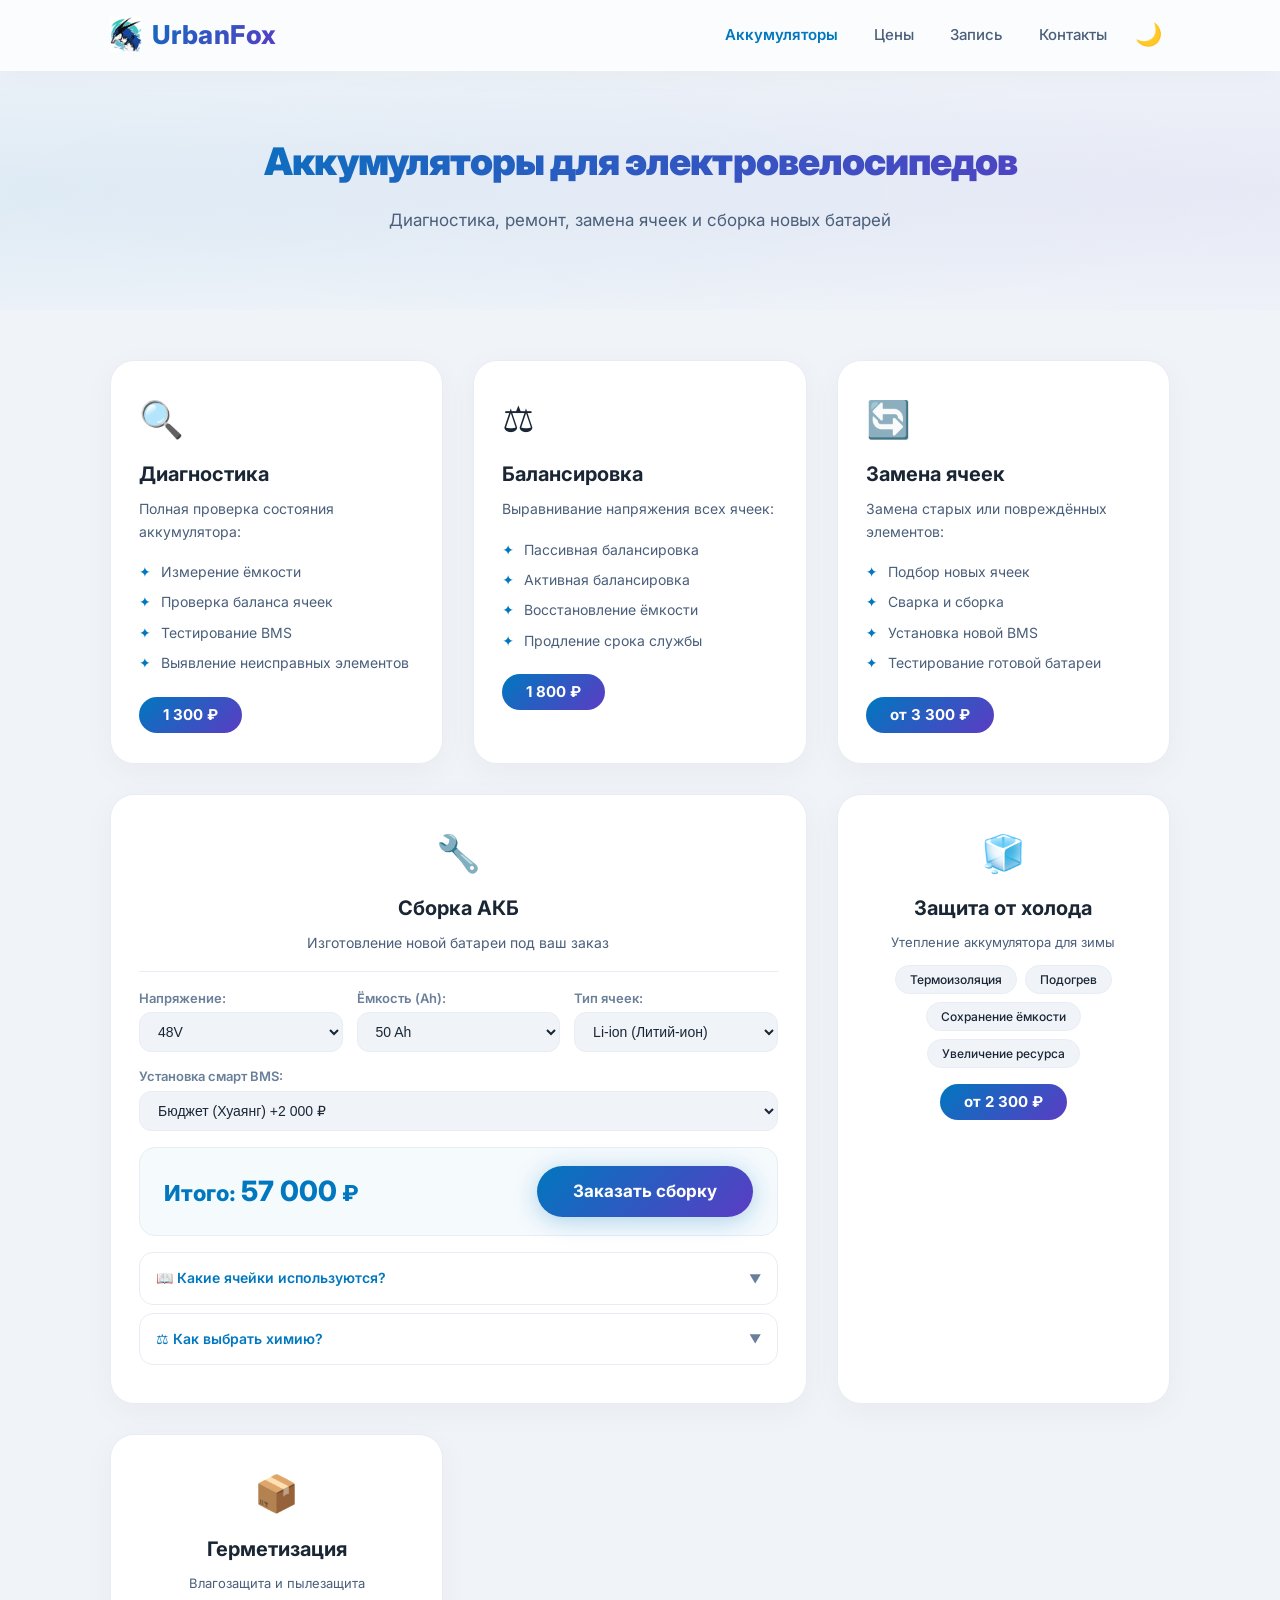
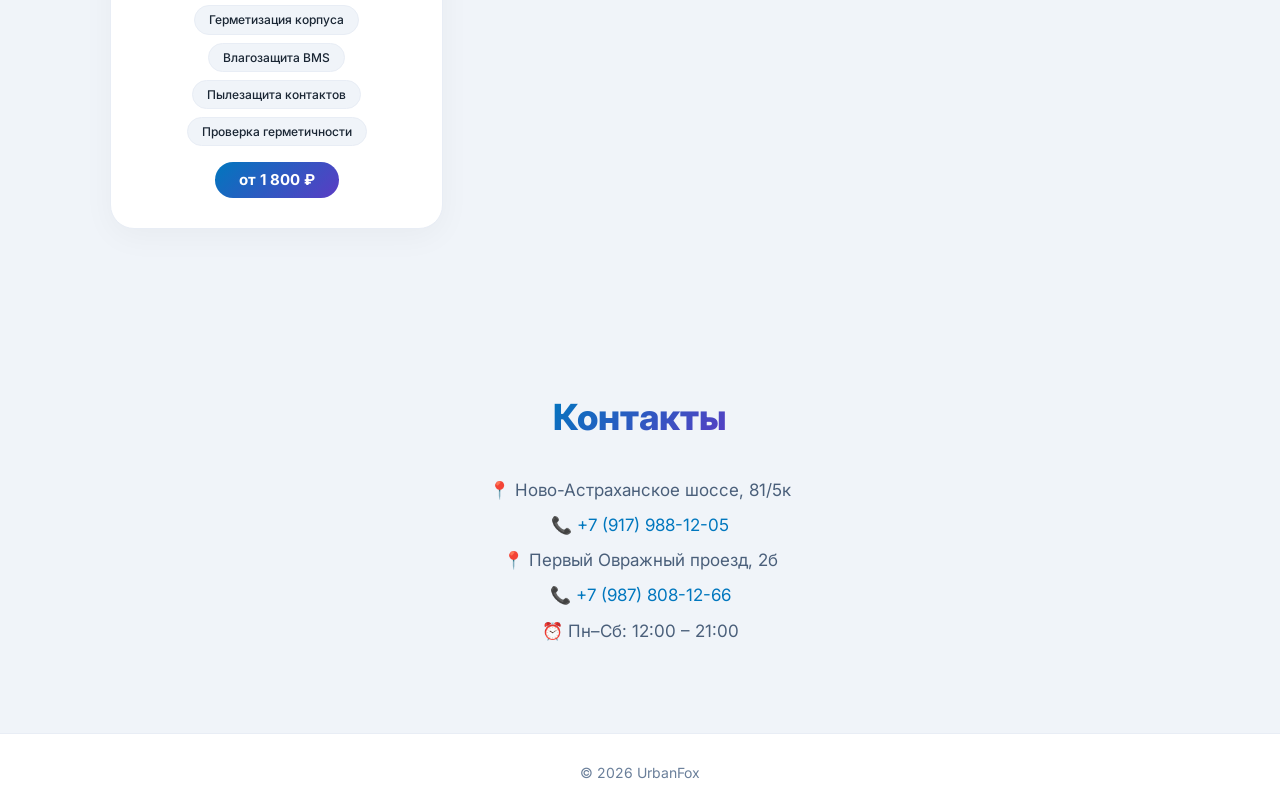
<file: batteries.html>
<!DOCTYPE html>
<html lang="ru">
<head>
    <meta charset="UTF-8" />
    <meta name="viewport" content="width=device-width, initial-scale=1.0" />
    <title>Аккумуляторы для электровелосипедов — UrbanFox</title>
    <link rel="icon" href="favicon.png" type="image/png" />
    <link rel="stylesheet" href="style.css" />
</head>
<body>

    <!-- ШАПКА -->
    <header>
        <div class="container">
            <a href="index.html" class="logo-link" id="mainLogo">
                <div class="logo">
                    <img src="logo.png" alt="UrbanFox" class="logo-img" />
                    UrbanFox
                </div>
            </a>
            <nav>
                <a href="batteries.html" style="color: #0077be; font-weight: 600;">Аккумуляторы</a>
                <a href="index.html#prices">Цены</a>
                <a href="index.html#booking">Запись</a>
                <a href="index.html#contacts">Контакты</a>
            </nav>
        </div>
    </header>

    <!-- ГЛАВНЫЙ ЭКРАН -->
    <section class="hero" style="padding: 60px 0 40px;">
        <div class="container">
            <h1 style="font-size: 38px;">Аккумуляторы для электровелосипедов</h1>
            <p style="font-size: 17px;">Диагностика, ремонт, замена ячеек и сборка новых батарей</p>
        </div>
    </section>

    <!-- УСЛУГИ ПО АККУМУЛЯТОРАМ -->
    <section class="batteries-page">
        <div class="container">
            <div class="battery-grid">

                <!-- Диагностика -->
                <div class="battery-card">
                    <div class="battery-icon">🔍</div>
                    <h3>Диагностика</h3>
                    <p>Полная проверка состояния аккумулятора:</p>
                    <ul>
                        <li>Измерение ёмкости</li>
                        <li>Проверка баланса ячеек</li>
                        <li>Тестирование BMS</li>
                        <li>Выявление неисправных элементов</li>
                    </ul>
                    <span class="price">1 300 ₽</span>
                </div>

                <!-- Балансировка -->
                <div class="battery-card">
                    <div class="battery-icon">⚖️</div>
                    <h3>Балансировка</h3>
                    <p>Выравнивание напряжения всех ячеек:</p>
                    <ul>
                        <li>Пассивная балансировка</li>
                        <li>Активная балансировка</li>
                        <li>Восстановление ёмкости</li>
                        <li>Продление срока службы</li>
                    </ul>
                    <span class="price">1 800 ₽</span>
                </div>

                <!-- Замена ячеек -->
                <div class="battery-card">
                    <div class="battery-icon">🔄</div>
                    <h3>Замена ячеек</h3>
                    <p>Замена старых или повреждённых элементов:</p>
                    <ul>
                        <li>Подбор новых ячеек</li>
                        <li>Сварка и сборка</li>
                        <li>Установка новой BMS</li>
                        <li>Тестирование готовой батареи</li>
                    </ul>
                    <span class="price">от 3 300 ₽</span>
                </div>

                <!-- КОНСТРУКТОР СБОРКИ АКБ -->
                <div class="battery-card constructor-card" style="grid-column: span 2; max-width: 100%;">
                    <div class="battery-icon">🔧</div>
                    <h3>Сборка АКБ</h3>
                    <p style="text-align: center;">Изготовление новой батареи под ваш заказ</p>
                    
                    <div class="constructor-full">
                        <div class="constructor-row">
                            <div class="constructor-group">
                                <label>Напряжение:</label>
                                <select id="batteryVoltage">
                                    <option value="12">12V</option>
                                    <option value="24">24V</option>
                                    <option value="36">36V</option>
                                    <option value="48" selected>48V</option>
                                    <option value="60">60V</option>
                                    <option value="72">72V</option>
                                </select>
                            </div>
                            
                            <div class="constructor-group">
                                <label>Ёмкость (Ah):</label>
                                <select id="batteryCapacity">
                                    <option value="10">10 Ah</option>
                                    <option value="15">15 Ah</option>
                                    <option value="20">20 Ah</option>
                                    <option value="25">25 Ah</option>
                                    <option value="30">30 Ah</option>
                                    <option value="40">40 Ah</option>
                                    <option value="50" selected>50 Ah</option>
                                    <option value="60">60 Ah</option>
                                    <option value="70">70 Ah</option>
                                    <option value="80">80 Ah</option>
                                    <option value="90">90 Ah</option>
                                    <option value="100">100 Ah</option>
                                    <option value="120">120 Ah</option>
                                    <option value="150">150 Ah</option>
                                </select>
                            </div>
                            
                            <div class="constructor-group">
                                <label>Тип ячеек:</label>
                                <select id="batteryType">
                                    <option value="liion" selected>Li-ion (Литий-ион)</option>
                                    <option value="lifepo4">LiFePO4 (Железо-фосфат)</option>
                                </select>
                            </div>
                        </div>

                        <div class="constructor-row">
                            <div class="constructor-group" style="flex: 2;">
                                <label>Установка смарт BMS:</label>
                                <select id="batteryBMS">
                                    <option value="none">Без BMS (только сборка)</option>
                                    <option value="huayang" selected>Бюджет (Хуаянг) +2 000 ₽</option>
                                    <option value="premium">Премиум (ANT / Jikong) +5 000 ₽</option>
                                </select>
                            </div>
                        </div>

                        <div class="constructor-result">
                            <div class="constructor-price">
                                Итого: <span id="batteryPrice">57 000</span> ₽
                            </div>
                            <a href="index.html#booking" class="btn constructor-btn" id="orderBatteryBtn">Заказать сборку</a>
                        </div>

                        <div class="constructor-info">
                            <details>
                                <summary>📖 Какие ячейки используются?</summary>
                                <div class="info-content">
                                    <p><strong>Li-ion:</strong></p>
                                    <ul>
                                        <li>До 1500 Вт — высокотоковые Eve 21700 или 18650</li>
                                        <li>1500-4000 Вт — Lishen, Eve, Samsung (меньшей ёмкости, с большим током)</li>
                                        <li>3000+ Вт — пакеты 30-150 Ач с током разряда 300+ А</li>
                                    </ul>
                                    <p><strong>LiFePO4:</strong></p>
                                    <ul>
                                        <li>Ячейки 32140 по 15 Ач каждая</li>
                                        <li>Пакеты Eve 50, 100, 150 Ач</li>
                                    </ul>
                                    <p><strong>Метод сборки:</strong> Точечная сварка никелевой или медной лентой (0,15–0,4 мм)</p>
                                </div>
                            </details>

                            <details>
                                <summary>⚖️ Как выбрать химию?</summary>
                                <div class="info-content">
                                    <table class="compare-table">
                                        <tr><th>Критерий</th><th>Li-ion</th><th>LiFePO4</th></tr>
                                        <tr><td>Безопасность</td><td>⚠️ Горючий</td><td>✅ Безопасен</td></tr>
                                        <tr><td>Долгосрочность</td><td>~1000 циклов</td><td>✅ 2000+ циклов</td></tr>
                                        <tr><td>Ёмкость на объём</td><td>✅ Лучше</td><td>На 10-15% больше места</td></tr>
                                        <tr><td>Работа в мороз</td><td>-0°C…+50°C</td><td>✅ -20°C…+60°C</td></tr>
                                        <tr><td>Мощность</td><td>✅ Выше</td><td>Ниже</td></tr>
                                        <tr><td>Скорость зарядки</td><td>Стандарт</td><td>✅ Быстрее</td></tr>
                                        <tr><td>Диапазон напряжения</td><td>3.2V – 4.25V</td><td>2.9V – 3.65V</td></tr>
                                    </table>
                                    <p style="margin-top: 10px; font-size: 13px; color: #4a5f7a;">
                                        ⚡ LiFePO4 нельзя отследить % заряда по напряжению — только через умную BMS
                                    </p>
                                </div>
                            </details>
                        </div>
                    </div>
                </div>

                <!-- Защита от холода -->
                <div class="battery-card compact">
                    <div class="battery-icon">🧊</div>
                    <h3>Защита от холода</h3>
                    <p>Утепление аккумулятора для зимы</p>
                    <div class="compact-tags">
                        <span>Термоизоляция</span>
                        <span>Подогрев</span>
                        <span>Сохранение ёмкости</span>
                        <span>Увеличение ресурса</span>
                    </div>
                    <span class="price">от 2 300 ₽</span>
                </div>

                <!-- Герметизация -->
                <div class="battery-card compact">
                    <div class="battery-icon">📦</div>
                    <h3>Герметизация</h3>
                    <p>Влагозащита и пылезащита</p>
                    <div class="compact-tags">
                        <span>Герметизация корпуса</span>
                        <span>Влагозащита BMS</span>
                        <span>Пылезащита контактов</span>
                        <span>Проверка герметичности</span>
                    </div>
                    <span class="price">от 1 800 ₽</span>
                </div>

            </div>
        </div>
    </section>

    <!-- КОНТАКТЫ -->
    <section id="contacts" class="contacts">
        <div class="container">
            <h2>Контакты</h2>
            <p>📍 Ново-Астраханское шоссе, 81/5к</p>
            <p>📞 <a href="tel:+79179881205">+7 (917) 988-12-05</a></p>
            <p>📍 Первый Овражный проезд, 2б</p>
            <p>📞 <a href="tel:+79878081266">+7 (987) 808-12-66</a></p>
            <p>⏰ Пн–Сб: 12:00 – 21:00</p>
        </div>
    </section>

    <footer>
        <div class="container">
            <p>© 2026 UrbanFox</p>
        </div>
    </footer>

    <script src="script.js"></script>
</body>
</html>
</file>
<file: style.css>
/* ============================================================
   ИМПОРТ ШРИФТОВ
   ============================================================ */
@import url('https://fonts.googleapis.com/css2?family=Inter:opsz,wght@14..32,400;14..32,600;14..32,700;14..32,800;14..32,900&display=swap');

/* ============================================================
   ПЕРЕМЕННЫЕ (СВЕТЛАЯ / ТЁМНАЯ ТЕМА)
   ============================================================ */
:root {
    --bg-primary: #f0f4f9;
    --bg-secondary: #ffffff;
    --bg-card: #ffffff;
    --bg-card-hover: #f8faff;
    --text-primary: #1a2634;
    --text-secondary: #4a5f7a;
    --text-muted: #6a7f9a;
    --border-color: #e8edf5;
    --shadow: 0 8px 32px rgba(0, 0, 0, 0.04);
    --shadow-hover: 0 16px 48px rgba(0, 119, 190, 0.08);
    --glass-bg: rgba(255, 255, 255, 0.7);
    --glass-border: rgba(255, 255, 255, 0.3);
    --gradient: linear-gradient(135deg, #0077be, #5b3cc4);
}

[data-theme="dark"] {
    --bg-primary: #0a0e17;
    --bg-secondary: #111820;
    --bg-card: #1a2430;
    --bg-card-hover: #243040;
    --text-primary: #e8edf5;
    --text-secondary: #a0b4cc;
    --text-muted: #6a7f9a;
    --border-color: #2a3a5c;
    --shadow: 0 8px 32px rgba(0, 0, 0, 0.3);
    --shadow-hover: 0 16px 48px rgba(0, 119, 190, 0.15);
    --glass-bg: rgba(20, 26, 36, 0.8);
    --glass-border: rgba(0, 212, 255, 0.15);
}

/* ============================================================
   ОСНОВНЫЕ НАСТРОЙКИ
   ============================================================ */
* {
    margin: 0;
    padding: 0;
    box-sizing: border-box;
}

html {
    scroll-behavior: smooth;
}

body {
    font-family: 'Inter', system-ui, -apple-system, sans-serif;
    background: var(--bg-primary);
    color: var(--text-primary);
    line-height: 1.6;
    overflow-x: hidden;
    transition: background 0.4s ease, color 0.4s ease;
}

.container {
    max-width: 1100px;
    margin: 0 auto;
    padding: 0 20px;
}

/* ============================================================
   ОБЩИЕ ЗАГОЛОВКИ
   ============================================================ */
.section-title {
    text-align: center;
    font-size: 38px;
    font-weight: 800;
    margin-bottom: 12px;
    color: var(--text-primary);
    letter-spacing: -0.5px;
}

.section-title span {
    background: linear-gradient(135deg, #0077be, #5b3cc4);
    -webkit-background-clip: text;
    -webkit-text-fill-color: transparent;
}

.section-subtitle {
    text-align: center;
    color: var(--text-muted);
    font-size: 17px;
    margin-bottom: 45px;
    font-weight: 400;
}

.section-title::after {
    content: '';
    display: block;
    width: 60px;
    height: 4px;
    background: linear-gradient(90deg, #0077be, #5b3cc4);
    margin: 10px auto 0;
    border-radius: 4px;
}

/* ============================================================
   ПЕРЕКЛЮЧАТЕЛЬ ТЕМЫ
   ============================================================ */
.theme-toggle {
    background: none;
    border: none;
    font-size: 22px;
    cursor: pointer;
    padding: 4px 8px;
    border-radius: 50%;
    transition: all 0.3s;
    color: var(--text-secondary);
}

.theme-toggle:hover {
    transform: rotate(30deg);
    color: #0077be;
}

/* ============================================================
   ШАПКА (СТЕКЛЯННАЯ)
   ============================================================ */
header {
    background: var(--glass-bg);
    backdrop-filter: blur(20px);
    -webkit-backdrop-filter: blur(20px);
    padding: 14px 0;
    border-bottom: 1px solid var(--glass-border);
    position: sticky;
    top: 0;
    z-index: 1000;
    transition: all 0.4s ease;
    box-shadow: 0 4px 30px rgba(0, 0, 0, 0.03);
}

header .container {
    display: flex;
    justify-content: space-between;
    align-items: center;
    flex-wrap: wrap;
    gap: 12px;
}

/* ============================================================
   ЛОГОТИП
   ============================================================ */
.logo {
    display: flex;
    align-items: center;
    gap: 10px;
    font-size: 26px;
    font-weight: 800;
    background: linear-gradient(135deg, #0077be, #5b3cc4);
    -webkit-background-clip: text;
    -webkit-text-fill-color: transparent;
    letter-spacing: 0.5px;
    transition: transform 0.3s;
}

.logo-img {
    height: 35px;
    width: auto;
    display: inline-block;
}

.logo-link {
    text-decoration: none;
}

.logo-link:hover .logo {
    transform: scale(1.03);
}

/* ============================================================
   НАВИГАЦИЯ
   ============================================================ */
nav {
    display: flex;
    align-items: center;
    gap: 4px;
}

nav a {
    color: var(--text-secondary);
    text-decoration: none;
    padding: 8px 16px;
    font-size: 15px;
    font-weight: 500;
    transition: all 0.3s;
    position: relative;
    border-radius: 8px;
}

nav a:hover {
    color: #0077be;
    background: rgba(0, 119, 190, 0.06);
}

/* ============================================================
   ГЛАВНЫЙ ЭКРАН (АНИМИРОВАННЫЙ ФОН)
   ============================================================ */
.hero {
    text-align: center;
    padding: 120px 0 80px;
    position: relative;
    overflow: hidden;
    background: var(--bg-primary);
    transition: background 0.4s ease;
}

.hero::before {
    content: '';
    position: absolute;
    top: -50%;
    left: -50%;
    width: 200%;
    height: 200%;
    background: 
        radial-gradient(ellipse at 20% 50%, rgba(0, 119, 190, 0.08) 0%, transparent 50%),
        radial-gradient(ellipse at 80% 50%, rgba(91, 60, 196, 0.06) 0%, transparent 50%);
    animation: heroBgFloat 12s ease-in-out infinite alternate;
    pointer-events: none;
    z-index: 0;
}

@keyframes heroBgFloat {
    0% { transform: translate(0, 0) scale(1) rotate(0deg); }
    33% { transform: translate(2%, -2%) scale(1.05) rotate(1deg); }
    66% { transform: translate(-2%, 2%) scale(0.95) rotate(-1deg); }
    100% { transform: translate(0, 0) scale(1) rotate(0deg); }
}

.hero .container {
    position: relative;
    z-index: 1;
}

.hero h1 {
    font-size: 56px;
    font-weight: 900;
    margin-bottom: 16px;
    background: linear-gradient(135deg, #0077be, #5b3cc4, #0077be);
    background-size: 200% 200%;
    -webkit-background-clip: text;
    -webkit-text-fill-color: transparent;
    animation: gradientShift 6s ease-in-out infinite;
    letter-spacing: -1px;
}

@keyframes gradientShift {
    0% { background-position: 0% 50%; }
    50% { background-position: 100% 50%; }
    100% { background-position: 0% 50%; }
}

.hero p {
    font-size: 20px;
    color: var(--text-secondary);
    margin-bottom: 35px;
    max-width: 600px;
    margin-left: auto;
    margin-right: auto;
}

.hero-badge {
    display: inline-block;
    background: rgba(0, 119, 190, 0.08);
    color: #0077be;
    padding: 6px 20px;
    border-radius: 50px;
    font-size: 14px;
    font-weight: 600;
    margin-bottom: 20px;
    border: 1px solid rgba(0, 119, 190, 0.1);
}

/* ============================================================
   КНОПКИ
   ============================================================ */
.btn {
    display: inline-block;
    background: linear-gradient(135deg, #0077be, #5b3cc4);
    color: #fff;
    padding: 16px 44px;
    font-weight: 700;
    font-size: 17px;
    text-decoration: none;
    border-radius: 50px;
    border: none;
    cursor: pointer;
    transition: all 0.3s ease;
    position: relative;
    z-index: 1;
    box-shadow: 0 4px 25px rgba(0, 119, 190, 0.3);
}

.btn:hover {
    transform: translateY(-3px) scale(1.02);
    box-shadow: 0 10px 40px rgba(0, 119, 190, 0.4);
}

/* ============================================================
   АНИМАЦИЯ ПОЯВЛЕНИЯ ПРИ СКРОЛЛЕ
   ============================================================ */
.reveal {
    opacity: 0;
    transform: translateY(50px);
    transition: all 0.8s cubic-bezier(0.25, 0.46, 0.45, 0.94);
}

.reveal.active {
    opacity: 1;
    transform: translateY(0);
}

.reveal-delay-1 { transition-delay: 0.1s; }
.reveal-delay-2 { transition-delay: 0.2s; }
.reveal-delay-3 { transition-delay: 0.3s; }
.reveal-delay-4 { transition-delay: 0.4s; }

/* ============================================================
   АДРЕСА (СТЕКЛЯННЫЕ КАРТОЧКИ)
   ============================================================ */
.addresses {
    padding: 80px 0;
    background: var(--bg-secondary);
    transition: background 0.4s ease;
}

.address-grid {
    display: grid;
    grid-template-columns: repeat(auto-fit, minmax(280px, 1fr));
    gap: 30px;
}

.address-card {
    background: var(--bg-card);
    padding: 32px 28px;
    border-radius: 24px;
    border: 1px solid var(--border-color);
    text-align: center;
    transition: all 0.4s ease;
    box-shadow: var(--shadow);
}

.address-card:hover {
    transform: translateY(-10px);
    border-color: #0077be;
    box-shadow: var(--shadow-hover);
}

.address-card h3 {
    font-size: 22px;
    font-weight: 700;
    color: #0077be;
    margin-bottom: 12px;
}

.address-card p {
    color: var(--text-secondary);
    font-size: 15px;
    margin-bottom: 6px;
}

.address-link {
    text-decoration: none;
    display: block;
    border-radius: 12px;
    padding: 6px 12px;
    transition: background 0.3s;
}

.address-link:hover {
    background: rgba(0, 119, 190, 0.05);
}

.address-link p {
    color: var(--text-secondary);
    transition: color 0.3s;
}

.address-link:hover p {
    color: #0077be;
    text-decoration: underline;
}

/* ============================================================
   ПРАЙС-ЛИСТ — КОМПАКТНЫЙ
   ============================================================ */
.prices {
    padding: 80px 0;
    background: var(--bg-primary);
    transition: background 0.4s ease;
}

.price-badge {
    display: inline-block;
    background: rgba(0, 119, 190, 0.08);
    color: #0077be;
    padding: 4px 16px;
    border-radius: 50px;
    font-size: 13px;
    font-weight: 600;
    margin-bottom: 10px;
    border: 1px solid rgba(0, 119, 190, 0.1);
}

.price-grid {
    display: grid;
    grid-template-columns: repeat(auto-fit, minmax(280px, 1fr));
    gap: 14px;
}

.price-card {
    background: var(--bg-card);
    border-radius: 16px;
    padding: 12px 14px 10px;
    border: 1px solid var(--border-color);
    transition: all 0.3s ease;
    box-shadow: var(--shadow);
    display: flex;
    flex-direction: column;
}

.price-card:hover {
    transform: translateY(-2px);
    border-color: #0077be;
    box-shadow: var(--shadow-hover);
}

.price-card.highlight {
    border-color: #0077be;
    background: var(--bg-card-hover);
}

.price-card-header {
    display: flex;
    align-items: center;
    gap: 8px;
    margin-bottom: 6px;
    padding-bottom: 5px;
    border-bottom: 1px solid var(--border-color);
}

.price-icon-wrapper {
    width: 28px;
    height: 28px;
    display: flex;
    align-items: center;
    justify-content: center;
    background: rgba(0, 119, 190, 0.06);
    border-radius: 8px;
    flex-shrink: 0;
}

.price-icon {
    font-size: 14px;
}

.price-card-header h3 {
    font-size: 13px;
    font-weight: 700;
    color: var(--text-primary);
    margin: 0;
}

.price-items {
    display: flex;
    flex-direction: column;
    gap: 1px;
    flex: 1;
}

.price-item {
    display: flex;
    justify-content: space-between;
    align-items: center;
    padding: 2px 0;
    border-bottom: 1px dashed var(--border-color);
    border-radius: 3px;
    gap: 6px;
}

.price-item:last-child {
    border-bottom: none;
}

.price-item:hover {
    background: rgba(0, 119, 190, 0.03);
    padding-left: 4px;
    padding-right: 4px;
    margin: 0 -2px;
}

.service-name {
    font-size: 12px;
    color: var(--text-secondary);
    line-height: 1.2;
}

.service-price {
    font-size: 12px;
    font-weight: 700;
    color: #0077be;
    white-space: nowrap;
    flex-shrink: 0;
}

.price-card-footer {
    margin-top: 6px;
    padding-top: 5px;
    border-top: 1px solid var(--border-color);
    display: flex;
    justify-content: space-between;
    align-items: center;
}

.price-tag {
    font-size: 10px;
    color: var(--text-muted);
}

.price-badge-small {
    font-size: 9px;
    font-weight: 600;
    color: #e67e22;
    background: rgba(230, 126, 34, 0.08);
    padding: 1px 8px;
    border-radius: 30px;
}

/* ============================================================
   ФОРМА ЗАПИСИ
   ============================================================ */
.booking {
    padding: 80px 0;
    background: var(--bg-secondary);
    transition: background 0.4s ease;
}

#bookingForm {
    max-width: 520px;
    margin: 0 auto;
    display: flex;
    flex-direction: column;
    gap: 14px;
}

#bookingForm input,
#bookingForm select {
    padding: 14px 18px;
    border-radius: 12px;
    border: 1.5px solid var(--border-color);
    background: var(--bg-primary);
    color: var(--text-primary);
    font-size: 15px;
    outline: none;
    transition: all 0.3s ease;
}

#bookingForm input:focus,
#bookingForm select:focus {
    border-color: #0077be;
    box-shadow: 0 0 0 4px rgba(0, 119, 190, 0.06);
}

#bookingForm input::placeholder {
    color: var(--text-muted);
}

#bookingForm .btn {
    width: 100%;
    margin-top: 4px;
    padding: 15px 44px;
}

#bookingMessage {
    text-align: center;
    margin-top: 16px;
    font-size: 17px;
    font-weight: 600;
    color: #0077be;
}

/* ============================================================
   КОНТАКТЫ
   ============================================================ */
.contacts {
    padding: 80px 0;
    background: var(--bg-primary);
    text-align: center;
    transition: background 0.4s ease;
}

.contacts h2 {
    font-size: 36px;
    font-weight: 800;
    margin-bottom: 30px;
    background: linear-gradient(135deg, #0077be, #5b3cc4);
    -webkit-background-clip: text;
    -webkit-text-fill-color: transparent;
    display: inline-block;
}

.contacts p {
    font-size: 17px;
    color: var(--text-secondary);
    margin-bottom: 8px;
}

.contacts a {
    color: #0077be;
    text-decoration: none;
    transition: color 0.3s;
}

.contacts a:hover {
    color: #5b3cc4;
    text-decoration: underline;
}

/* ============================================================
   ПОДВАЛ
   ============================================================ */
footer {
    background: var(--bg-secondary);
    padding: 28px 0;
    text-align: center;
    border-top: 1px solid var(--border-color);
    transition: background 0.4s ease;
}

footer p {
    color: var(--text-muted);
    font-size: 14px;
}

/* ============================================================
   СТРАНИЦА АККУМУЛЯТОРОВ
   ============================================================ */
.batteries-page {
    padding: 50px 0 80px;
    background: var(--bg-primary);
    transition: background 0.4s ease;
}

.batteries-page .battery-grid {
    display: grid;
    grid-template-columns: repeat(auto-fit, minmax(280px, 1fr));
    gap: 30px;
}

.batteries-page .battery-card {
    background: var(--bg-card);
    padding: 30px 28px;
    border-radius: 24px;
    border: 1px solid var(--border-color);
    transition: all 0.4s ease;
    text-align: left;
    box-shadow: var(--shadow);
}

.batteries-page .battery-card:hover {
    transform: translateY(-8px);
    border-color: #0077be;
    box-shadow: var(--shadow-hover);
}

.batteries-page .battery-card ul {
    list-style: none;
    padding: 0;
    margin: 14px 0 18px;
}

.batteries-page .battery-card ul li {
    color: var(--text-secondary);
    font-size: 14px;
    padding: 4px 0;
    padding-left: 22px;
    position: relative;
}

.batteries-page .battery-card ul li::before {
    content: "✦";
    color: #0077be;
    position: absolute;
    left: 0;
    font-weight: 700;
}

.battery-icon {
    font-size: 36px;
    margin-bottom: 10px;
    display: block;
}

.batteries-page .battery-card h3 {
    font-size: 20px;
    font-weight: 700;
    color: var(--text-primary);
    margin-bottom: 8px;
}

.batteries-page .battery-card p {
    color: var(--text-secondary);
    font-size: 14px;
    margin-bottom: 4px;
}

.batteries-page .battery-card .price {
    display: inline-block;
    background: linear-gradient(135deg, #0077be, #5b3cc4);
    color: #fff;
    padding: 6px 24px;
    border-radius: 30px;
    font-weight: 700;
    font-size: 15px;
}

/* ============================================================
   КОМПАКТНЫЕ КАРТОЧКИ (АККУМУЛЯТОРЫ)
   ============================================================ */
.battery-card.compact {
    text-align: center;
}

.battery-card.compact p {
    margin-bottom: 12px;
    font-size: 13px;
}

.compact-tags {
    display: flex;
    flex-wrap: wrap;
    justify-content: center;
    gap: 8px;
    margin-bottom: 16px;
}

.compact-tags span {
    background: var(--bg-primary);
    color: var(--text-primary);
    padding: 4px 14px;
    border-radius: 30px;
    font-size: 12px;
    font-weight: 500;
    border: 1px solid var(--border-color);
}

/* ============================================================
   КОНСТРУКТОР АКБ
   ============================================================ */
.constructor-card {
    text-align: center !important;
}

.constructor-full {
    margin-top: 16px;
    padding-top: 16px;
    border-top: 1px solid var(--border-color);
    text-align: left;
}

.constructor-row {
    display: grid;
    grid-template-columns: repeat(auto-fit, minmax(140px, 1fr));
    gap: 14px;
    margin-bottom: 14px;
}

.constructor-group label {
    display: block;
    color: var(--text-muted);
    font-size: 13px;
    font-weight: 600;
    margin-bottom: 4px;
}

.constructor-group select {
    width: 100%;
    padding: 10px 14px;
    border-radius: 12px;
    border: 1.5px solid var(--border-color);
    background: var(--bg-primary);
    color: var(--text-primary);
    font-size: 14px;
    outline: none;
    cursor: pointer;
    transition: all 0.3s;
}

.constructor-group select:focus {
    border-color: #0077be;
    box-shadow: 0 0 0 4px rgba(0, 119, 190, 0.06);
}

.constructor-result {
    display: flex;
    align-items: center;
    justify-content: space-between;
    flex-wrap: wrap;
    gap: 16px;
    margin: 16px 0;
    padding: 18px 24px;
    background: rgba(0, 119, 190, 0.04);
    border-radius: 16px;
    border: 1px solid var(--border-color);
}

.constructor-price {
    font-size: 22px;
    font-weight: 800;
    color: #0077be;
}

.constructor-price span {
    font-size: 28px;
}

.constructor-btn {
    display: inline-block !important;
    padding: 12px 36px !important;
    flex-shrink: 0;
}

/* ============================================================
   ДОПОЛНИТЕЛЬНАЯ ИНФОРМАЦИЯ (АККУМУЛЯТОРЫ)
   ============================================================ */
.constructor-info {
    margin-top: 14px;
}

.constructor-info details {
    margin-bottom: 8px;
    background: var(--bg-card);
    border-radius: 14px;
    padding: 8px 16px;
    border: 1px solid var(--border-color);
    cursor: pointer;
    transition: all 0.3s;
}

.constructor-info details:hover {
    border-color: #0077be;
}

.constructor-info details summary {
    color: #0077be;
    font-weight: 600;
    font-size: 14px;
    padding: 6px 0;
    list-style: none;
    display: flex;
    align-items: center;
    gap: 8px;
}

.constructor-info details summary::-webkit-details-marker {
    display: none;
}

.constructor-info details summary::after {
    content: '▼';
    margin-left: auto;
    font-size: 12px;
    transition: transform 0.3s;
    color: var(--text-muted);
}

.constructor-info details[open] summary::after {
    transform: rotate(180deg);
}

.info-content {
    padding: 12px 8px;
    color: var(--text-secondary);
    font-size: 14px;
    line-height: 1.7;
}

.info-content ul {
    padding-left: 20px;
    margin: 6px 0 12px;
}

.info-content ul li {
    color: var(--text-secondary);
    font-size: 13px;
    padding: 2px 0;
}

.info-content p {
    margin-top: 8px;
    color: var(--text-primary);
}

.compare-table {
    width: 100%;
    border-collapse: collapse;
    font-size: 13px;
    margin: 8px 0;
    border-radius: 12px;
    overflow: hidden;
}

.compare-table th {
    background: linear-gradient(135deg, #0077be, #5b3cc4);
    color: #fff;
    padding: 10px 14px;
    text-align: left;
    font-weight: 700;
}

.compare-table td {
    padding: 8px 14px;
    border-bottom: 1px solid var(--border-color);
    color: var(--text-secondary);
}

.compare-table tr:hover td {
    background: rgba(0, 119, 190, 0.04);
}

/* ============================================================
   КНОПКА "НАВЕРХ"
   ============================================================ */
.scroll-top {
    position: fixed;
    bottom: 30px;
    right: 30px;
    background: linear-gradient(135deg, #0077be, #5b3cc4);
    color: #fff;
    width: 50px;
    height: 50px;
    border-radius: 50%;
    border: none;
    font-size: 22px;
    cursor: pointer;
    opacity: 0;
    visibility: hidden;
    transform: translateY(20px);
    transition: all 0.3s ease;
    box-shadow: 0 4px 20px rgba(0, 119, 190, 0.3);
    z-index: 999;
}

.scroll-top.visible {
    opacity: 1;
    visibility: visible;
    transform: translateY(0);
}

.scroll-top:hover {
    transform: translateY(-3px) scale(1.05);
    box-shadow: 0 8px 30px rgba(0, 119, 190, 0.4);
}

/* ============================================================
   АДАПТИВ
   ============================================================ */
@media (max-width: 700px) {
    header .container {
        flex-direction: column;
        gap: 12px;
    }

    nav a {
        padding: 6px 12px;
        font-size: 13px;
    }

    .hero {
        padding: 80px 0 60px;
    }

    .hero h1 {
        font-size: 32px;
    }

    .hero p {
        font-size: 16px;
    }

    .section-title {
        font-size: 28px;
    }

    .address-grid,
    .battery-grid {
        grid-template-columns: 1fr;
    }

    .batteries-page .battery-grid {
        grid-template-columns: 1fr;
    }

    .price-grid {
        grid-template-columns: 1fr;
        gap: 12px;
    }

    .price-card {
        padding: 10px 12px 8px;
    }

    .price-card-header h3 {
        font-size: 12px;
    }

    .service-name {
        font-size: 11px;
    }

    .service-price {
        font-size: 11px;
    }

    .price-icon-wrapper {
        width: 24px;
        height: 24px;
    }

    .price-icon {
        font-size: 12px;
    }

    .contacts h2 {
        font-size: 28px;
    }

    .constructor-row {
        grid-template-columns: 1fr;
    }

    .constructor-result {
        flex-direction: column;
        text-align: center;
    }

    .constructor-btn {
        width: 100%;
        text-align: center;
    }

    .constructor-price {
        font-size: 20px;
    }

    .constructor-price span {
        font-size: 24px;
    }

    .logo-img {
        height: 28px;
    }

    .logo {
        font-size: 22px;
    }

    .scroll-top {
        bottom: 20px;
        right: 20px;
        width: 44px;
        height: 44px;
        font-size: 18px;
    }

    #bookingForm {
        gap: 12px;
    }

    #bookingForm input,
    #bookingForm select {
        padding: 12px 16px;
        font-size: 14px;
    }

    .price-card-footer {
        flex-direction: column;
        gap: 4px;
        align-items: flex-start;
    }
}
/* ============================================================
   АДАПТИВНЫЕ КАРТОЧКИ ПРАЙС-ЛИСТА (ПО ВЫСОТЕ)
   ============================================================ */
.price-grid {
    display: grid;
    grid-template-columns: repeat(auto-fit, minmax(260px, 1fr));
    gap: 14px;
    align-items: start;
}

.price-card {
    background: var(--bg-card);
    border-radius: 16px;
    padding: 12px 14px 10px;
    border: 1px solid var(--border-color);
    transition: all 0.3s ease;
    box-shadow: var(--shadow);
    display: flex;
    flex-direction: column;
    height: auto;
    min-height: 120px;
}

.price-card:hover {
    transform: translateY(-2px);
    border-color: #0077be;
    box-shadow: var(--shadow-hover);
}

.price-card.highlight {
    border-color: #0077be;
    background: var(--bg-card-hover);
}

.price-card-header {
    display: flex;
    align-items: center;
    gap: 8px;
    margin-bottom: 6px;
    padding-bottom: 5px;
    border-bottom: 1px solid var(--border-color);
    flex-shrink: 0;
}

.price-icon-wrapper {
    width: 28px;
    height: 28px;
    display: flex;
    align-items: center;
    justify-content: center;
    background: rgba(0, 119, 190, 0.06);
    border-radius: 8px;
    flex-shrink: 0;
}

.price-icon {
    font-size: 14px;
}

.price-card-header h3 {
    font-size: 13px;
    font-weight: 700;
    color: var(--text-primary);
    margin: 0;
    line-height: 1.2;
}

.price-items {
    display: flex;
    flex-direction: column;
    gap: 1px;
    flex: 1;
}

.price-item {
    display: flex;
    justify-content: space-between;
    align-items: center;
    padding: 2px 0;
    border-bottom: 1px dashed var(--border-color);
    border-radius: 3px;
    gap: 6px;
}

.price-item:last-child {
    border-bottom: none;
}

.price-item:hover {
    background: rgba(0, 119, 190, 0.03);
    padding-left: 4px;
    padding-right: 4px;
    margin: 0 -2px;
}

.service-name {
    font-size: 12px;
    color: var(--text-secondary);
    line-height: 1.2;
}

.service-price {
    font-size: 12px;
    font-weight: 700;
    color: #0077be;
    white-space: nowrap;
    flex-shrink: 0;
}

.price-card-footer {
    margin-top: 6px;
    padding-top: 5px;
    border-top: 1px solid var(--border-color);
    display: flex;
    justify-content: space-between;
    align-items: center;
    flex-shrink: 0;
}

.price-tag {
    font-size: 10px;
    color: var(--text-muted);
}

.price-badge-small {
    font-size: 9px;
    font-weight: 600;
    color: #e67e22;
    background: rgba(230, 126, 34, 0.08);
    padding: 1px 8px;
    border-radius: 30px;
}

/* Карточки с большим количеством услуг */
.price-card .price-items {
    max-height: none;
}

/* Адаптив */
@media (max-width: 700px) {
    .price-grid {
        grid-template-columns: 1fr;
        gap: 12px;
    }

    .price-card {
        padding: 10px 12px 8px;
        min-height: 100px;
    }

    .price-card-header h3 {
        font-size: 12px;
    }

    .service-name {
        font-size: 11px;
    }

    .service-price {
        font-size: 11px;
    }

    .price-icon-wrapper {
        width: 24px;
        height: 24px;
    }

    .price-icon {
        font-size: 12px;
    }

    .price-card-footer {
        flex-direction: column;
        gap: 4px;
        align-items: flex-start;
    }
}
</file>
